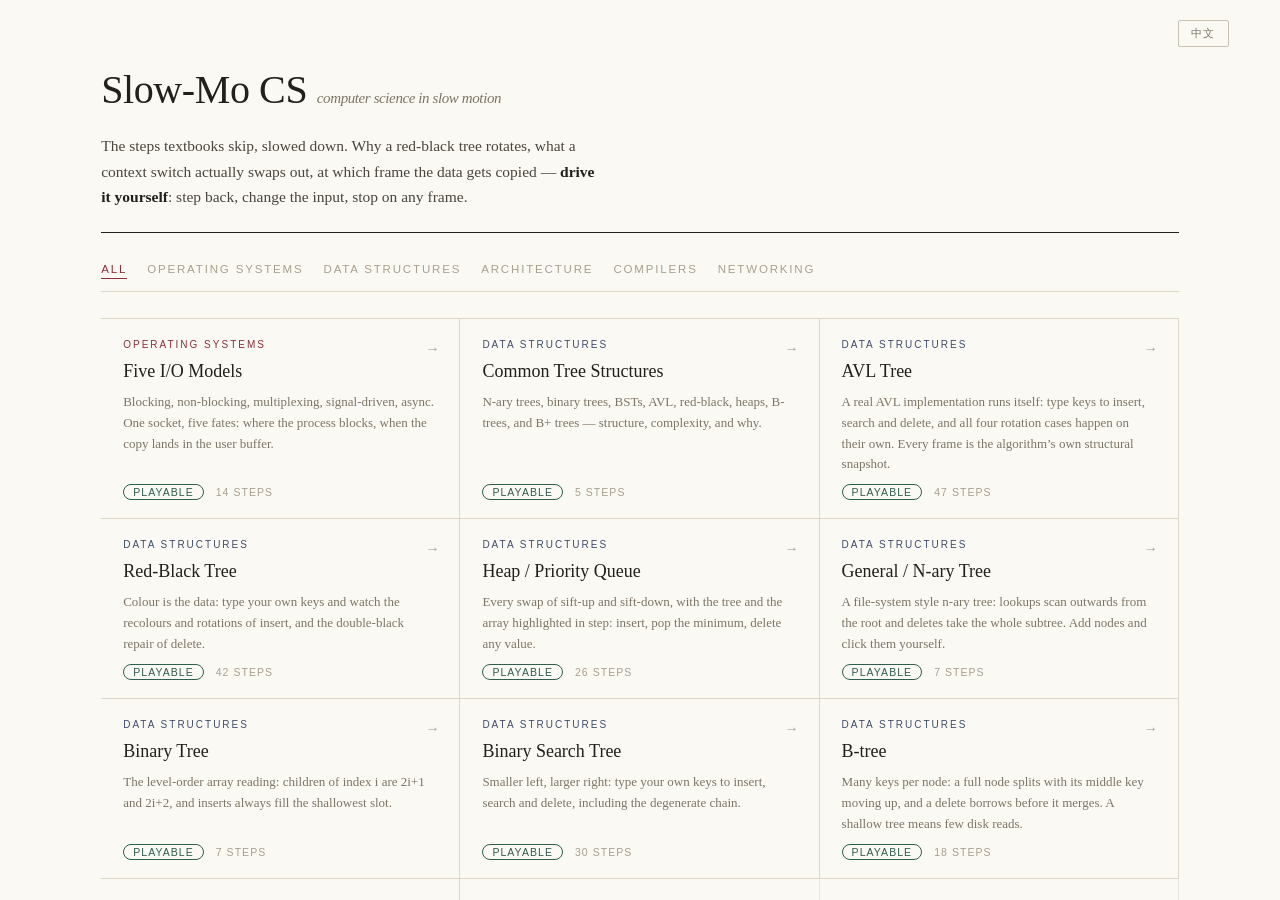
<file: index.html>
<!DOCTYPE html>
<html lang="zh-CN">
<head>
<meta charset="utf-8">
<meta name="viewport" content="width=device-width,initial-scale=1">
<title>Slow-Mo CS · 慢放 CS</title>
<link rel="stylesheet" href="./shared/classic.css">
</head>
<body>

<div class="topbar"><button id="langbtn" class="lang" title="switch language / 切换语言">EN</button></div>

<div class="gallery">
  <div class="ghead">
    <h1>Slow-Mo CS <small id="zhname"></small></h1>
    <p class="lead" id="lead"></p>
  </div>

  <div class="filters" id="filters"></div>
  <div class="grid" id="grid"></div>

  <p class="gnote" id="gnote"></p>
</div>

<script src="./shared/stepper.js"></script>
<script>
/* =====================================================================
 * 展厅大厅：列出所有主题，按领域筛选。
 * 加一个新主题 = 在 TOPICS 里加一条 + 写一个 topics/xxx.html
 * ===================================================================== */

const UI = {
  zh:{
    title:'Slow-Mo CS · 慢放 CS',
    short:'慢放',
    lead:'把课本上一笔带过的那几步放慢。红黑树为什么会旋转、线程切换到底换掉了什么、数据在哪一步被拷贝——<b>自己按下一步</b>，能回退、能改参数、能停在任意一帧。',
    all:'全部', live:'可以玩', planned:'计划中',
    areas:{ ds:'数据结构', os:'操作系统', arch:'组成原理', compiler:'编译原理', net:'网络' },
    note:'每个主题都是纯 HTML/CSS/JS，克隆下来打开 index.html 即可，没有构建、没有依赖、可离线。',
    steps:'步'
  },
  en:{
    title:'Slow-Mo CS',
    short:'computer science in slow motion',
    lead:'The steps textbooks skip, slowed down. Why a red-black tree rotates, what a context switch actually swaps out, at which frame the data gets copied — <b>drive it yourself</b>: step back, change the input, stop on any frame.',
    all:'All', live:'playable', planned:'planned',
    areas:{ ds:'Data structures', os:'Operating systems', arch:'Architecture', compiler:'Compilers', net:'Networking' },
    note:'Every topic is plain HTML/CSS/JS — clone the repo and open index.html. No build, no dependencies, works offline.',
    steps:'steps'
  }
};

const TOPICS = [
  { area:'os', ready:true, href:'os/io-models.html', steps:14,
    name:{ zh:'五种 I/O 模型', en:'Five I/O Models' },
    desc:{ zh:'阻塞、非阻塞、多路复用、信号驱动、异步。同一个 socket，五种命运：进程在哪一步被挂起，数据在哪一步被拷进用户缓冲区。',
           en:'Blocking, non-blocking, multiplexing, signal-driven, async. One socket, five fates: where the process blocks, when the copy lands in the user buffer.' } },

  { area:'ds', ready:true, href:'ds/trees.html', steps:5,
    name:{ zh:'常见树结构', en:'Common Tree Structures' },
    desc:{ zh:'多叉树、二叉树、BST、AVL、红黑树、堆、B 树、B+ 树：逐步看结构、复杂度与原因。', en:'N-ary trees, binary trees, BSTs, AVL, red-black, heaps, B-trees, and B+ trees — structure, complexity, and why.' } },
  { area:'ds', ready:true, href:'ds/avl.html', steps:47,
    name:{ zh:'AVL 树', en:'AVL Tree' },
    desc:{ zh:'真正的 AVL 实现自己跑一遍：输入键就能增删查，四种旋转都会自动发生。画面直接读算法的结构快照，不是画死的示意图。',
           en:'A real AVL implementation runs itself: type keys to insert, search and delete, and all four rotation cases happen on their own. Every frame is the algorithm\u2019s own structural snapshot.' } },
  { area:'ds', ready:true, href:'ds/rbt.html', steps:42,
    name:{ zh:'红黑树', en:'Red-Black Tree' },
    desc:{ zh:'颜色就是数据：自己输入键，插入的变色与旋转、删除的双黑修复，每一步都停给你看。', en:'Colour is the data: type your own keys and watch the recolours and rotations of insert, and the double-black repair of delete.' } },
  { area:'ds', ready:true, href:'ds/heap.html', steps:26,
    name:{ zh:'堆 / 优先队列', en:'Heap / Priority Queue' },
    desc:{ zh:'上浮与下沉的每一层交换，树和数组两份视图同步高亮；插入、弹出最小值、按值删除都能自己触发。', en:'Every swap of sift-up and sift-down, with the tree and the array highlighted in step: insert, pop the minimum, delete any value.' } },
  { area:'ds', ready:true, href:'ds/general.html', steps:7,
    name:{ zh:'普通树 / 多叉树', en:'General / N-ary Tree' },
    desc:{ zh:'文件系统式的多叉树：查找只能从根往外扫，删除整棵子树。可以自己加节点、点节点。', en:'A file-system style n-ary tree: lookups scan outwards from the root and deletes take the whole subtree. Add nodes and click them yourself.' } },
  { area:'ds', ready:true, href:'ds/binary.html', steps:7,
    name:{ zh:'二叉树', en:'Binary Tree' },
    desc:{ zh:'层序数组表示：下标 i 的孩子是 2i+1 与 2i+2，插入永远补最浅的空位。', en:'The level-order array reading: children of index i are 2i+1 and 2i+2, and inserts always fill the shallowest slot.' } },
  { area:'ds', ready:true, href:'ds/bst.html', steps:30,
    name:{ zh:'二叉搜索树（BST）', en:'Binary Search Tree' },
    desc:{ zh:'左小右大，自己输入键就能增删查；退化成一条链的样子也演给你看。', en:'Smaller left, larger right: type your own keys to insert, search and delete, including the degenerate chain.' } },
  { area:'ds', ready:true, href:'ds/btree.html', steps:18,
    name:{ zh:'B 树', en:'B-tree' },
    desc:{ zh:'一个节点装多个键：插入时满节点劈成两半、中间键升上去，删除先借后合。层数矮，磁盘读得少。', en:'Many keys per node: a full node splits with its middle key moving up, and a delete borrows before it merges. A shallow tree means few disk reads.' } },
  { area:'ds', ready:true, href:'ds/bplus.html', steps:20,
    name:{ zh:'B+ 树', en:'B+ tree' },
    desc:{ zh:'内部节点只存分隔键，记录全在叶子、叶子连成一条链；叶子分裂时中间键是复制上去的。', en:'Internal nodes hold separators only, records live in linked leaves, and a leaf split copies its middle key up instead of moving it.' } },
  { area:'ds', name:{ zh:'哈希表冲突', en:'Hash Table Collisions' },
    desc:{ zh:'拉链法、开放寻址、再哈希，看着负载因子把表撑爆。', en:'Chaining, open addressing, rehashing — watch the load factor blow the table up.' } },

  { area:'os', name:{ zh:'线程与上下文切换', en:'Threads & Context Switch' },
    desc:{ zh:'寄存器、栈指针、PCB 逐个换过去，顺便看看它到底有多贵。', en:'Registers, stack pointer, PCB swapped out one by one — and what it costs.' } },
  { area:'os', name:{ zh:'CPU 调度', en:'CPU Scheduling' },
    desc:{ zh:'改时间片和优先级，甘特图跟着重画，FCFS / SJF / RR / 多级反馈。', en:'Change the quantum and priorities; the Gantt chart redraws: FCFS, SJF, RR, MLFQ.' } },
  { area:'os', name:{ zh:'页面置换', en:'Page Replacement' },
    desc:{ zh:'给你自己的引用串，跑 FIFO / LRU / Clock，数缺页中断。', en:'Feed in your own reference string; run FIFO, LRU, Clock and count the faults.' } },
  { area:'os', name:{ zh:'死锁与银行家算法', en:'Deadlock & Banker’s Algorithm' },
    desc:{ zh:'拖动资源分配图，看环路什么时候出现，安全序列怎么找。', en:'Drag the allocation graph, spot the cycle, find a safe sequence.' } },

  { area:'arch', name:{ zh:'缓存与局部性', en:'Cache & Locality' },
    desc:{ zh:'一次遍历，看命中率随步长、容量、相联度怎么变。', en:'One loop: watch the hit rate move with stride, size and associativity.' } },
  { area:'arch', name:{ zh:'流水线冒险', en:'Pipeline Hazards' },
    desc:{ zh:'逐周期推进，看一条 load 怎么把后面的指令全卡住，以及转发救回几拍。', en:'Cycle by cycle: how one load stalls everything behind it, and what forwarding saves.' } },

  { area:'compiler', name:{ zh:'词法与语法分析', en:'Lexer & Parser' },
    desc:{ zh:'一句话进去，token 流和一个语法树逐步长出来。', en:'A sentence goes in; a token stream and a parse tree grow out.' } },

  { area:'net', name:{ zh:'TCP 握手与拥塞控制', en:'TCP Handshake & Congestion Control' },
    desc:{ zh:'三次握手、四次挥手，加一个能拖的拥塞窗口曲线。', en:'The three-way handshake, the four-way close, and a congestion window you can drag.' } }
];

const I18N = SlowMo.i18n(null, 'slowmo-lang');
const t = x => I18N.t(x);
const el = id => document.getElementById(id);
let filter = 'all';

function applyUI(){
  const u = UI[I18N.lang];
  document.documentElement.lang = (I18N.lang === 'zh') ? 'zh-CN' : 'en';
  document.title = u.title;
  el('langbtn').textContent = (I18N.lang === 'zh') ? 'EN' : '中文';
  el('zhname').textContent = u.short;
  el('lead').innerHTML = u.lead;
  el('gnote').textContent = u.note;
}

function renderFilters(){
  const u = UI[I18N.lang];
  const box = el('filters'); box.innerHTML = '';
  const areas = ['all'].concat(TOPICS.map(x => x.area).filter((v,i,a) => a.indexOf(v) === i));
  areas.forEach(a => {
    const b = document.createElement('button');
    b.className = 'filter' + (a === filter ? ' on' : '');
    b.textContent = (a === 'all') ? u.all : u.areas[a];
    b.onclick = () => { filter = a; render(); };
    box.appendChild(b);
  });
}

function renderGrid(){
  const u = UI[I18N.lang];
  const box = el('grid'); box.innerHTML = '';
  TOPICS.filter(x => filter === 'all' || x.area === filter).forEach(x => {
    const node = document.createElement(x.ready ? 'a' : 'div');
    node.className = 'tile ' + (x.ready ? 'ready' : 'planned');
    node.dataset.area = x.area;
    if (x.ready) node.href = x.href;

    const area = document.createElement('span');
    area.className = 'area';
    area.textContent = u.areas[x.area];

    const tt = document.createElement('div');
    tt.className = 'tt';
    tt.textContent = t(x.name);

    const td = document.createElement('div');
    td.className = 'td';
    td.textContent = t(x.desc);

    const meta = document.createElement('div');
    meta.className = 'tmeta';
    const pill = document.createElement('span');
    pill.className = 'pill' + (x.ready ? ' live' : '');
    pill.textContent = x.ready ? u.live : u.planned;
    meta.appendChild(pill);
    if (x.steps){
      const s = document.createElement('span');
      s.textContent = x.steps + ' ' + u.steps;
      meta.appendChild(s);
    }

    node.append(area, tt, td, meta);
    box.appendChild(node);
  });
}

function render(){ applyUI(); renderFilters(); renderGrid(); }

el('langbtn').onclick = () => { I18N.toggle(); render(); };
render();
</script>
</body>
</html>
</file>
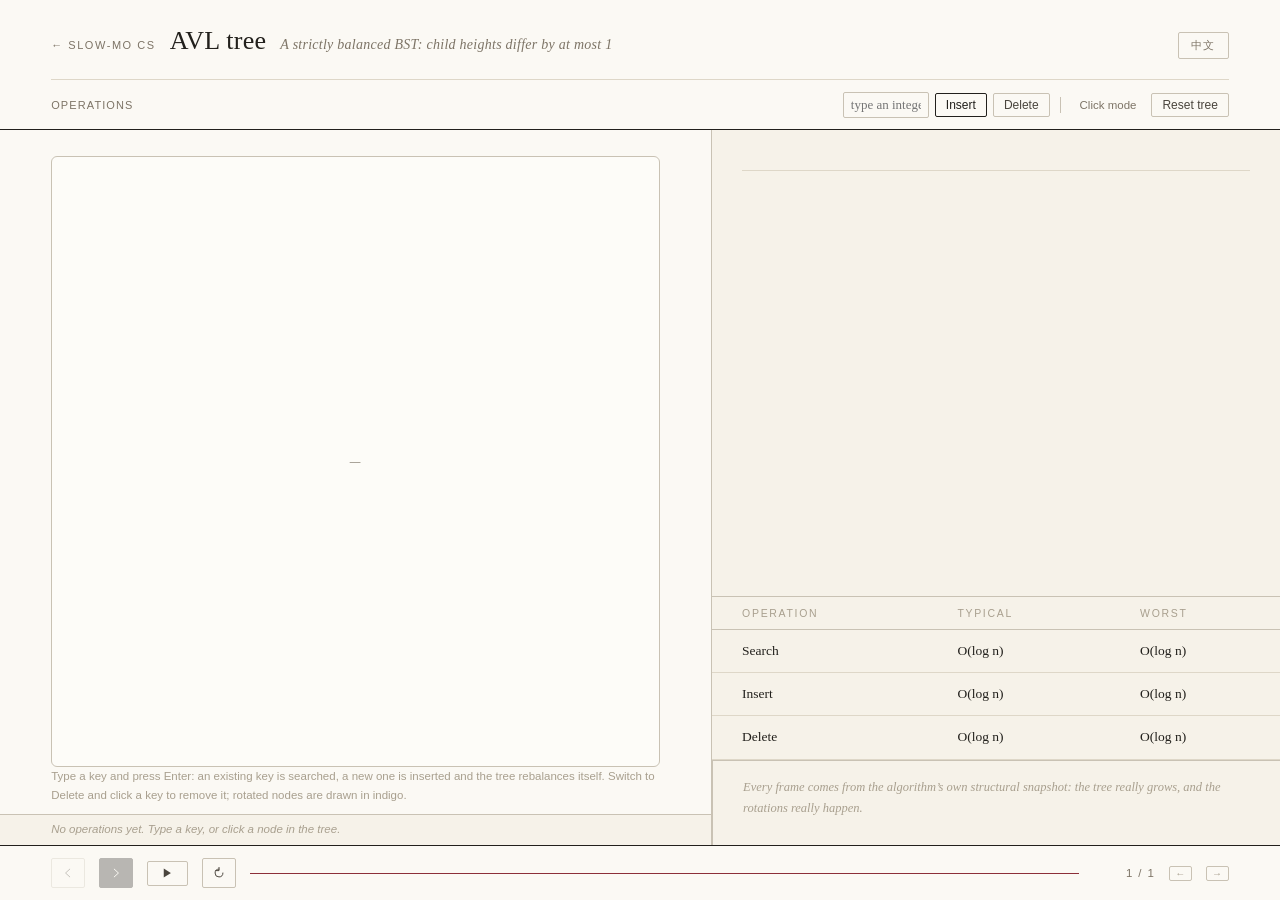
<file: ds/avl.html>
<!DOCTYPE html>
<html lang="zh-CN">
<head>
<meta charset="utf-8">
<meta name="viewport" content="width=device-width,initial-scale=1">
<title>AVL 树 · 单步理解</title>
<link rel="stylesheet" href="../shared/classic.css">
<link rel="stylesheet" href="../shared/treeview.css">
<link rel="stylesheet" href="../shared/tree-page.css">
<style>
/* 本页自己的样式（左右栏比例等）。配色与零件全部来自 shared/classic.css。 */
  /* 树里要显示高度与平衡因子，节点比别的页宽一点 */
  .wrap{grid-template-columns:minmax(460px,1.25fr) minmax(360px,1fr)}
</style>
</head>
<body>

<header>
  <h1>
    <a class="back" href="../index.html">← Slow-Mo CS</a>
    <span id="title"></span><small id="tagline"></small>
    <button id="lang" class="lang">EN</button>
  </h1>
  <div class="opbar">
    <div id="opMeta" class="op-meta"></div>
    <div class="op-box" id="opBox"></div>
  </div>
</header>

<div class="wrap">
  <main class="left">
    <div class="array-wrap" id="arrayWrap" hidden></div>
    <div class="stage" id="stage"></div>
    <p class="hint" id="hint"></p>
    <div class="timeline" id="timeline"></div>
  </main>

  <aside class="right">
    <div class="scene">
      <div class="tagline" id="eyebrow"></div>
      <h2 id="sceneTitle"></h2>
      <p class="act" id="sceneAct"></p>
      <p id="sceneText"></p>
      <div class="metrics" id="metrics"></div>
    </div>
    <table class="cx" id="cx"></table>
    <p class="note" id="note"></p>
  </aside>
</div>

<footer>
  <button class="ctl" id="prev" title="上一步 / previous" aria-label="上一步">
    <svg viewBox="0 0 20 20" aria-hidden="true"><path d="M12.5 4.5 6.5 10l6 5.5"/></svg>
  </button>
  <button class="ctl primary" id="next" title="下一步 / next" aria-label="下一步">
    <svg viewBox="0 0 20 20" aria-hidden="true"><path d="M7.5 4.5 13.5 10l-6 5.5"/></svg>
  </button>
  <button class="ctl" id="play" title="自动播放 / play" aria-label="自动播放"></button>
  <button class="ctl" id="reset" title="重置 / reset" aria-label="重置">
    <svg viewBox="0 0 20 20" aria-hidden="true"><path d="M10 4.4a5.6 5.6 0 1 0 5.6 5.6"/><path d="M10 2v4.6H5.4"/></svg>
  </button>
  <div class="bar"><i id="prog"></i></div>
  <span class="counter" id="counter"></span>
  <span class="kbd">←</span><span class="kbd">→</span>
</footer>

<script src="../shared/stepper.js"></script>
<script src="../shared/trace.js"></script>
<script src="../shared/tree-session.js"></script>
<script src="../shared/steps.js"></script>
<script src="../shared/frames.js"></script>
<script src="../shared/algo-ui.js"></script>
<script src="../shared/treeview.js"></script>
<script src="../shared/tree-state.js"></script>
<script src="../shared/session-ui.js"></script>
<script src="../shared/tree-page.js"></script>
<script src="./avl.js"></script>
<script src="./avl.page.js"></script>
<script>SlowMoTreePage.start(window.__TREE_PAGE__);</script>
</body>
</html>
</file>
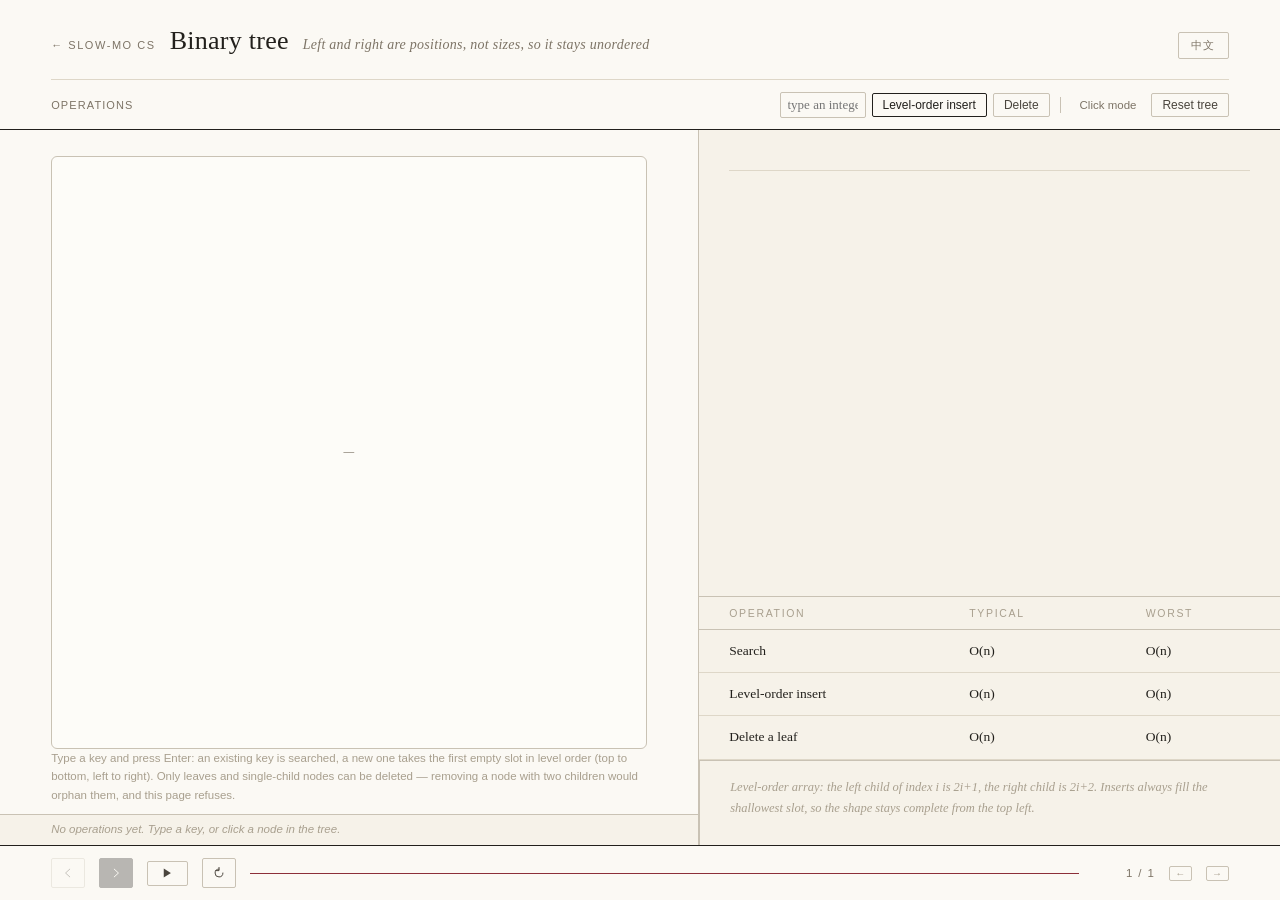
<file: ds/binary.html>
<!DOCTYPE html>
<html lang="zh-CN">
<head>
<meta charset="utf-8">
<meta name="viewport" content="width=device-width,initial-scale=1">
<title>二叉树 · 单步理解</title>
<link rel="stylesheet" href="../shared/classic.css">
<link rel="stylesheet" href="../shared/treeview.css">
<link rel="stylesheet" href="../shared/tree-page.css">
<style>
/* 本页自己的样式（左右栏比例等）。配色与零件全部来自 shared/classic.css。 */
  /* 层序数组的树比较紧凑 */
  .wrap{grid-template-columns:minmax(440px,1.2fr) minmax(360px,1fr)}
</style>
</head>
<body>

<header>
  <h1>
    <a class="back" href="../index.html">← Slow-Mo CS</a>
    <span id="title"></span><small id="tagline"></small>
    <button id="lang" class="lang">EN</button>
  </h1>
  <div class="opbar">
    <div id="opMeta" class="op-meta"></div>
    <div class="op-box" id="opBox"></div>
  </div>
</header>

<div class="wrap">
  <main class="left">
    <div class="array-wrap" id="arrayWrap" hidden></div>
    <div class="stage" id="stage"></div>
    <p class="hint" id="hint"></p>
    <div class="timeline" id="timeline"></div>
  </main>

  <aside class="right">
    <div class="scene">
      <div class="tagline" id="eyebrow"></div>
      <h2 id="sceneTitle"></h2>
      <p class="act" id="sceneAct"></p>
      <p id="sceneText"></p>
      <div class="metrics" id="metrics"></div>
    </div>
    <table class="cx" id="cx"></table>
    <p class="note" id="note"></p>
  </aside>
</div>

<footer>
  <button class="ctl" id="prev" title="上一步 / previous" aria-label="上一步">
    <svg viewBox="0 0 20 20" aria-hidden="true"><path d="M12.5 4.5 6.5 10l6 5.5"/></svg>
  </button>
  <button class="ctl primary" id="next" title="下一步 / next" aria-label="下一步">
    <svg viewBox="0 0 20 20" aria-hidden="true"><path d="M7.5 4.5 13.5 10l-6 5.5"/></svg>
  </button>
  <button class="ctl" id="play" title="自动播放 / play" aria-label="自动播放"></button>
  <button class="ctl" id="reset" title="重置 / reset" aria-label="重置">
    <svg viewBox="0 0 20 20" aria-hidden="true"><path d="M10 4.4a5.6 5.6 0 1 0 5.6 5.6"/><path d="M10 2v4.6H5.4"/></svg>
  </button>
  <div class="bar"><i id="prog"></i></div>
  <span class="counter" id="counter"></span>
  <span class="kbd">←</span><span class="kbd">→</span>
</footer>

<script src="../shared/stepper.js"></script>
<script src="../shared/trace.js"></script>
<script src="../shared/tree-session.js"></script>
<script src="../shared/steps.js"></script>
<script src="../shared/frames.js"></script>
<script src="../shared/algo-ui.js"></script>
<script src="../shared/treeview.js"></script>
<script src="../shared/tree-state.js"></script>
<script src="../shared/session-ui.js"></script>
<script src="../shared/tree-page.js"></script>
<script src="./binary.js"></script>
<script src="./binary.page.js"></script>
<script>SlowMoTreePage.start(window.__TREE_PAGE__);</script>
</body>
</html>
</file>
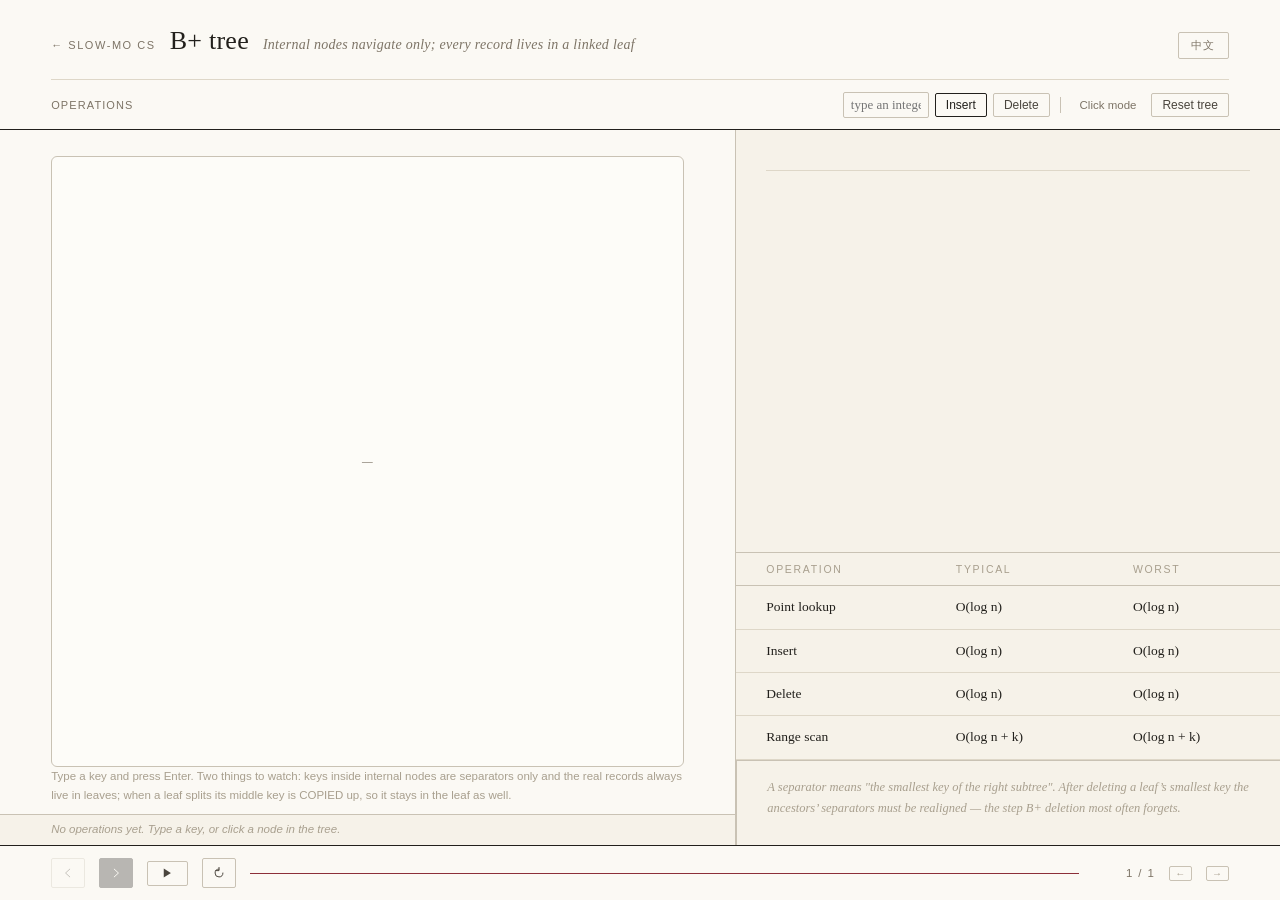
<file: ds/bplus.html>
<!DOCTYPE html>
<html lang="zh-CN">
<head>
<meta charset="utf-8">
<meta name="viewport" content="width=device-width,initial-scale=1">
<title>B+ 树 · 单步理解</title>
<link rel="stylesheet" href="../shared/classic.css">
<link rel="stylesheet" href="../shared/treeview.css">
<link rel="stylesheet" href="../shared/tree-page.css">
<style>
/* 本页自己的样式（左右栏比例等）。配色与零件全部来自 shared/classic.css。 */
  /* 一个节点里要横排多个键，节点比二叉的宽 */
  .wrap{grid-template-columns:minmax(500px,1.35fr) minmax(360px,1fr)}
</style>
</head>
<body>

<header>
  <h1>
    <a class="back" href="../index.html">← Slow-Mo CS</a>
    <span id="title"></span><small id="tagline"></small>
    <button id="lang" class="lang">EN</button>
  </h1>
  <div class="opbar">
    <div id="opMeta" class="op-meta"></div>
    <div class="op-box" id="opBox"></div>
  </div>
</header>

<div class="wrap">
  <main class="left">
    <div class="array-wrap" id="arrayWrap" hidden></div>
    <div class="stage" id="stage"></div>
    <p class="hint" id="hint"></p>
    <div class="timeline" id="timeline"></div>
  </main>

  <aside class="right">
    <div class="scene">
      <div class="tagline" id="eyebrow"></div>
      <h2 id="sceneTitle"></h2>
      <p class="act" id="sceneAct"></p>
      <p id="sceneText"></p>
      <div class="metrics" id="metrics"></div>
    </div>
    <table class="cx" id="cx"></table>
    <p class="note" id="note"></p>
  </aside>
</div>

<footer>
  <button class="ctl" id="prev" title="上一步 / previous" aria-label="上一步">
    <svg viewBox="0 0 20 20" aria-hidden="true"><path d="M12.5 4.5 6.5 10l6 5.5"/></svg>
  </button>
  <button class="ctl primary" id="next" title="下一步 / next" aria-label="下一步">
    <svg viewBox="0 0 20 20" aria-hidden="true"><path d="M7.5 4.5 13.5 10l-6 5.5"/></svg>
  </button>
  <button class="ctl" id="play" title="自动播放 / play" aria-label="自动播放"></button>
  <button class="ctl" id="reset" title="重置 / reset" aria-label="重置">
    <svg viewBox="0 0 20 20" aria-hidden="true"><path d="M10 4.4a5.6 5.6 0 1 0 5.6 5.6"/><path d="M10 2v4.6H5.4"/></svg>
  </button>
  <div class="bar"><i id="prog"></i></div>
  <span class="counter" id="counter"></span>
  <span class="kbd">←</span><span class="kbd">→</span>
</footer>

<script src="../shared/stepper.js"></script>
<script src="../shared/trace.js"></script>
<script src="../shared/tree-session.js"></script>
<script src="../shared/steps.js"></script>
<script src="../shared/frames.js"></script>
<script src="../shared/algo-ui.js"></script>
<script src="../shared/treeview.js"></script>
<script src="../shared/tree-state.js"></script>
<script src="../shared/session-ui.js"></script>
<script src="../shared/tree-page.js"></script>
<script src="./btree.js"></script>
<script src="./bplus.page.js"></script>
<script>SlowMoTreePage.start(window.__TREE_PAGE__);</script>
</body>
</html>
</file>
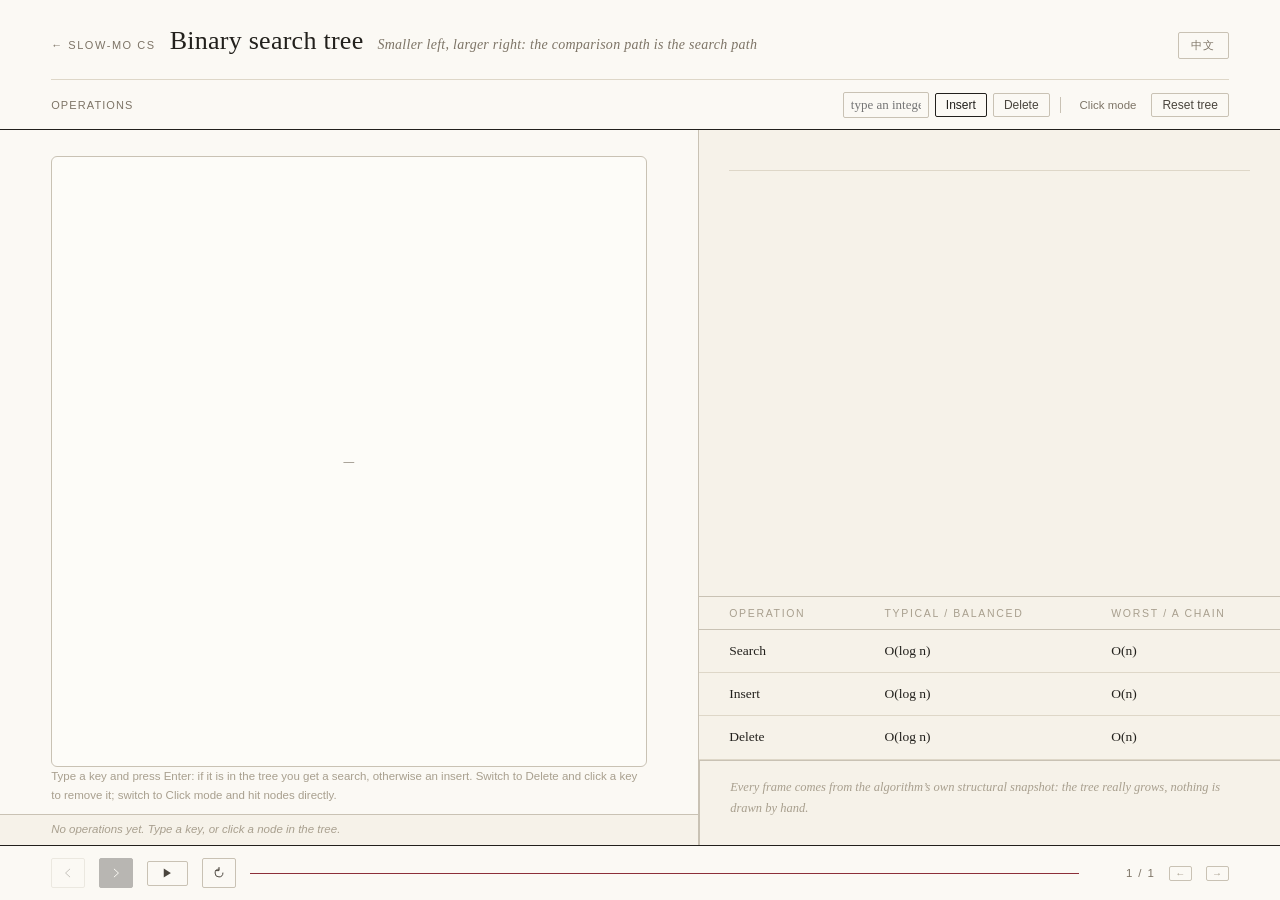
<file: ds/bst.html>
<!DOCTYPE html>
<html lang="zh-CN">
<head>
<meta charset="utf-8">
<meta name="viewport" content="width=device-width,initial-scale=1">
<title>二叉搜索树 · 单步理解</title>
<link rel="stylesheet" href="../shared/classic.css">
<link rel="stylesheet" href="../shared/treeview.css">
<link rel="stylesheet" href="../shared/tree-page.css">
<style>
/* 本页自己的样式（左右栏比例等）。配色与零件全部来自 shared/classic.css。 */
  /* 这一页是普通 BST，没有额外的东西要画 */
</style>
</head>
<body>

<header>
  <h1>
    <a class="back" href="../index.html">← Slow-Mo CS</a>
    <span id="title"></span><small id="tagline"></small>
    <button id="lang" class="lang">EN</button>
  </h1>
  <div class="opbar">
    <div id="opMeta" class="op-meta"></div>
    <div class="op-box" id="opBox"></div>
  </div>
</header>

<div class="wrap">
  <main class="left">
    <div class="array-wrap" id="arrayWrap" hidden></div>
    <div class="stage" id="stage"></div>
    <p class="hint" id="hint"></p>
    <div class="timeline" id="timeline"></div>
  </main>

  <aside class="right">
    <div class="scene">
      <div class="tagline" id="eyebrow"></div>
      <h2 id="sceneTitle"></h2>
      <p class="act" id="sceneAct"></p>
      <p id="sceneText"></p>
      <div class="metrics" id="metrics"></div>
    </div>
    <table class="cx" id="cx"></table>
    <p class="note" id="note"></p>
  </aside>
</div>

<footer>
  <button class="ctl" id="prev" title="上一步 / previous" aria-label="上一步">
    <svg viewBox="0 0 20 20" aria-hidden="true"><path d="M12.5 4.5 6.5 10l6 5.5"/></svg>
  </button>
  <button class="ctl primary" id="next" title="下一步 / next" aria-label="下一步">
    <svg viewBox="0 0 20 20" aria-hidden="true"><path d="M7.5 4.5 13.5 10l-6 5.5"/></svg>
  </button>
  <button class="ctl" id="play" title="自动播放 / play" aria-label="自动播放"></button>
  <button class="ctl" id="reset" title="重置 / reset" aria-label="重置">
    <svg viewBox="0 0 20 20" aria-hidden="true"><path d="M10 4.4a5.6 5.6 0 1 0 5.6 5.6"/><path d="M10 2v4.6H5.4"/></svg>
  </button>
  <div class="bar"><i id="prog"></i></div>
  <span class="counter" id="counter"></span>
  <span class="kbd">←</span><span class="kbd">→</span>
</footer>

<script src="../shared/stepper.js"></script>
<script src="../shared/trace.js"></script>
<script src="../shared/tree-session.js"></script>
<script src="../shared/steps.js"></script>
<script src="../shared/frames.js"></script>
<script src="../shared/algo-ui.js"></script>
<script src="../shared/treeview.js"></script>
<script src="../shared/tree-state.js"></script>
<script src="../shared/session-ui.js"></script>
<script src="../shared/tree-page.js"></script>
<script src="./bst.js"></script>
<script src="./bst.page.js"></script>
<script>SlowMoTreePage.start(window.__TREE_PAGE__);</script>
</body>
</html>
</file>
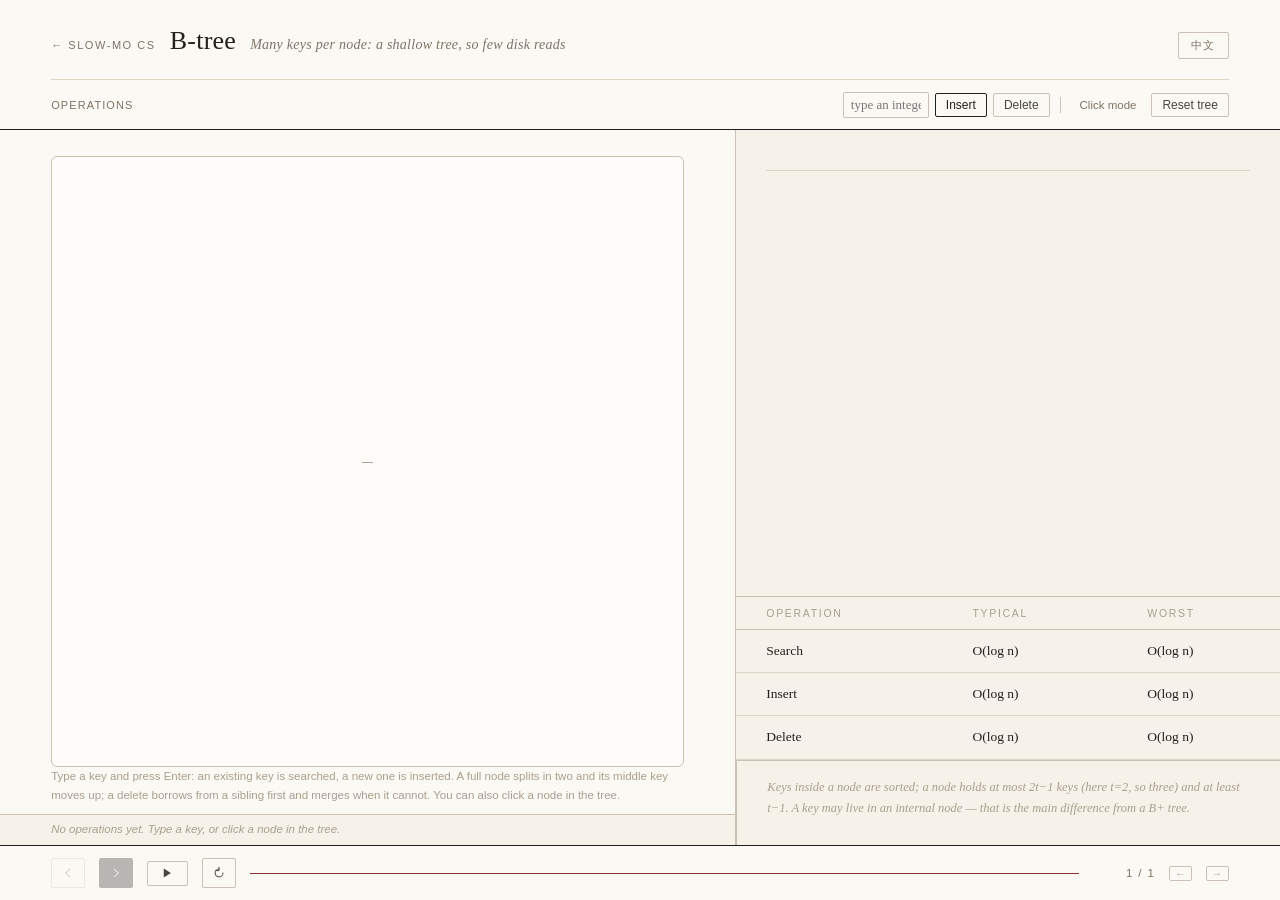
<file: ds/btree.html>
<!DOCTYPE html>
<html lang="zh-CN">
<head>
<meta charset="utf-8">
<meta name="viewport" content="width=device-width,initial-scale=1">
<title>B 树 · 单步理解</title>
<link rel="stylesheet" href="../shared/classic.css">
<link rel="stylesheet" href="../shared/treeview.css">
<link rel="stylesheet" href="../shared/tree-page.css">
<style>
/* 本页自己的样式（左右栏比例等）。配色与零件全部来自 shared/classic.css。 */
  /* 一个节点里要横排多个键，节点比二叉的宽 */
  .wrap{grid-template-columns:minmax(500px,1.35fr) minmax(360px,1fr)}
</style>
</head>
<body>

<header>
  <h1>
    <a class="back" href="../index.html">← Slow-Mo CS</a>
    <span id="title"></span><small id="tagline"></small>
    <button id="lang" class="lang">EN</button>
  </h1>
  <div class="opbar">
    <div id="opMeta" class="op-meta"></div>
    <div class="op-box" id="opBox"></div>
  </div>
</header>

<div class="wrap">
  <main class="left">
    <div class="array-wrap" id="arrayWrap" hidden></div>
    <div class="stage" id="stage"></div>
    <p class="hint" id="hint"></p>
    <div class="timeline" id="timeline"></div>
  </main>

  <aside class="right">
    <div class="scene">
      <div class="tagline" id="eyebrow"></div>
      <h2 id="sceneTitle"></h2>
      <p class="act" id="sceneAct"></p>
      <p id="sceneText"></p>
      <div class="metrics" id="metrics"></div>
    </div>
    <table class="cx" id="cx"></table>
    <p class="note" id="note"></p>
  </aside>
</div>

<footer>
  <button class="ctl" id="prev" title="上一步 / previous" aria-label="上一步">
    <svg viewBox="0 0 20 20" aria-hidden="true"><path d="M12.5 4.5 6.5 10l6 5.5"/></svg>
  </button>
  <button class="ctl primary" id="next" title="下一步 / next" aria-label="下一步">
    <svg viewBox="0 0 20 20" aria-hidden="true"><path d="M7.5 4.5 13.5 10l-6 5.5"/></svg>
  </button>
  <button class="ctl" id="play" title="自动播放 / play" aria-label="自动播放"></button>
  <button class="ctl" id="reset" title="重置 / reset" aria-label="重置">
    <svg viewBox="0 0 20 20" aria-hidden="true"><path d="M10 4.4a5.6 5.6 0 1 0 5.6 5.6"/><path d="M10 2v4.6H5.4"/></svg>
  </button>
  <div class="bar"><i id="prog"></i></div>
  <span class="counter" id="counter"></span>
  <span class="kbd">←</span><span class="kbd">→</span>
</footer>

<script src="../shared/stepper.js"></script>
<script src="../shared/trace.js"></script>
<script src="../shared/tree-session.js"></script>
<script src="../shared/steps.js"></script>
<script src="../shared/frames.js"></script>
<script src="../shared/algo-ui.js"></script>
<script src="../shared/treeview.js"></script>
<script src="../shared/tree-state.js"></script>
<script src="../shared/session-ui.js"></script>
<script src="../shared/tree-page.js"></script>
<script src="./btree.js"></script>
<script src="./btree.page.js"></script>
<script>SlowMoTreePage.start(window.__TREE_PAGE__);</script>
</body>
</html>
</file>
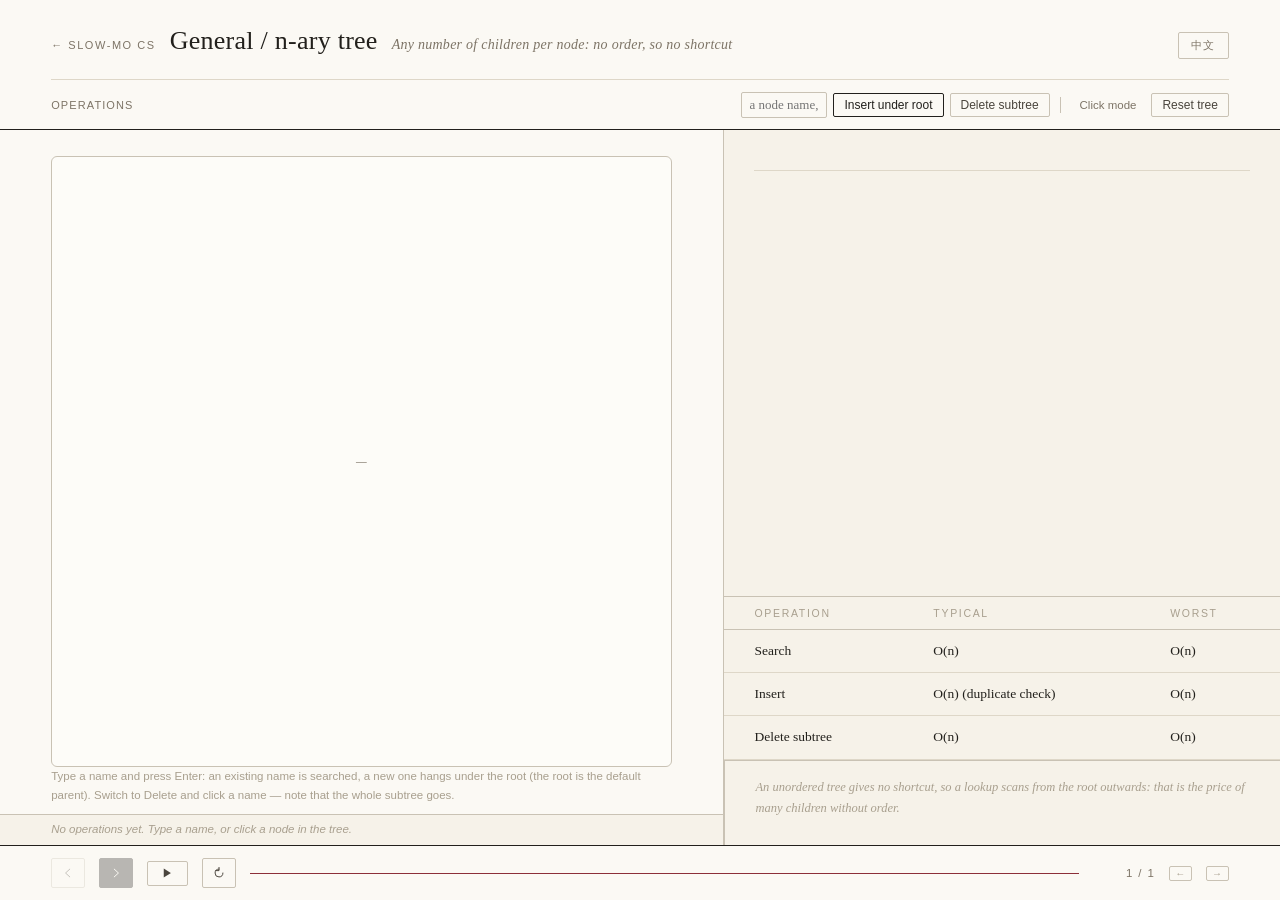
<file: ds/general.html>
<!DOCTYPE html>
<html lang="zh-CN">
<head>
<meta charset="utf-8">
<meta name="viewport" content="width=device-width,initial-scale=1">
<title>普通树 / 多叉树 · 单步理解</title>
<link rel="stylesheet" href="../shared/classic.css">
<link rel="stylesheet" href="../shared/treeview.css">
<link rel="stylesheet" href="../shared/tree-page.css">
<style>
/* 本页自己的样式（左右栏比例等）。配色与零件全部来自 shared/classic.css。 */
  /* 多叉树比较宽，画布给多一点 */
  .wrap{grid-template-columns:minmax(460px,1.3fr) minmax(360px,1fr)}
</style>
</head>
<body>

<header>
  <h1>
    <a class="back" href="../index.html">← Slow-Mo CS</a>
    <span id="title"></span><small id="tagline"></small>
    <button id="lang" class="lang">EN</button>
  </h1>
  <div class="opbar">
    <div id="opMeta" class="op-meta"></div>
    <div class="op-box" id="opBox"></div>
  </div>
</header>

<div class="wrap">
  <main class="left">
    <div class="array-wrap" id="arrayWrap" hidden></div>
    <div class="stage" id="stage"></div>
    <p class="hint" id="hint"></p>
    <div class="timeline" id="timeline"></div>
  </main>

  <aside class="right">
    <div class="scene">
      <div class="tagline" id="eyebrow"></div>
      <h2 id="sceneTitle"></h2>
      <p class="act" id="sceneAct"></p>
      <p id="sceneText"></p>
      <div class="metrics" id="metrics"></div>
    </div>
    <table class="cx" id="cx"></table>
    <p class="note" id="note"></p>
  </aside>
</div>

<footer>
  <button class="ctl" id="prev" title="上一步 / previous" aria-label="上一步">
    <svg viewBox="0 0 20 20" aria-hidden="true"><path d="M12.5 4.5 6.5 10l6 5.5"/></svg>
  </button>
  <button class="ctl primary" id="next" title="下一步 / next" aria-label="下一步">
    <svg viewBox="0 0 20 20" aria-hidden="true"><path d="M7.5 4.5 13.5 10l-6 5.5"/></svg>
  </button>
  <button class="ctl" id="play" title="自动播放 / play" aria-label="自动播放"></button>
  <button class="ctl" id="reset" title="重置 / reset" aria-label="重置">
    <svg viewBox="0 0 20 20" aria-hidden="true"><path d="M10 4.4a5.6 5.6 0 1 0 5.6 5.6"/><path d="M10 2v4.6H5.4"/></svg>
  </button>
  <div class="bar"><i id="prog"></i></div>
  <span class="counter" id="counter"></span>
  <span class="kbd">←</span><span class="kbd">→</span>
</footer>

<script src="../shared/stepper.js"></script>
<script src="../shared/trace.js"></script>
<script src="../shared/tree-session.js"></script>
<script src="../shared/steps.js"></script>
<script src="../shared/frames.js"></script>
<script src="../shared/algo-ui.js"></script>
<script src="../shared/treeview.js"></script>
<script src="../shared/tree-state.js"></script>
<script src="../shared/session-ui.js"></script>
<script src="../shared/tree-page.js"></script>
<script src="./general.js"></script>
<script src="./general.page.js"></script>
<script>SlowMoTreePage.start(window.__TREE_PAGE__);</script>
</body>
</html>
</file>
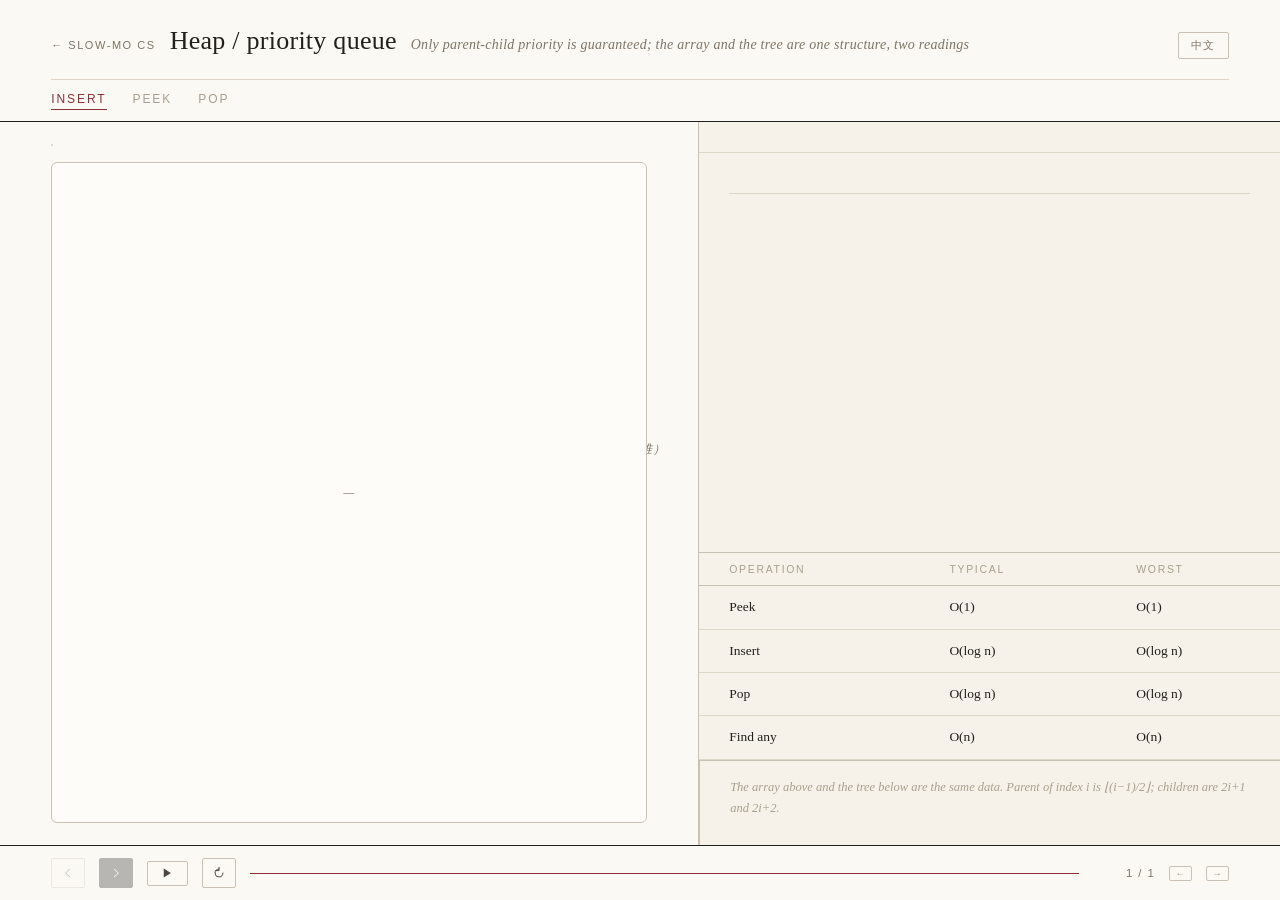
<file: ds/heap.html>
<!DOCTYPE html>
<html lang="zh-CN">
<head>
<meta charset="utf-8">
<meta name="viewport" content="width=device-width,initial-scale=1">
<title>堆 / 优先队列 · 单步理解</title>
<link rel="stylesheet" href="../shared/classic.css">
<link rel="stylesheet" href="../shared/treeview.css">
<style>
  /* 本页布局：左边画布、右边解说。配色与零件来自 shared/classic.css。 */
  .wrap{
    flex:1;display:grid;grid-template-columns:minmax(420px,1.2fr) minmax(360px,1fr);
    grid-template-rows:minmax(0,1fr);min-height:0;overflow:hidden;
  }
  .left{padding:22px clamp(18px,4vw,54px);display:flex;flex-direction:column;gap:14px;min-width:0;min-height:0}
  .array-wrap{flex:none;overflow:auto;padding-bottom:2px}
  /* 这一页上面要放数组条，画布就别占满整屏 */
  .stage{height:clamp(280px,42vh,440px)}
  .right{
    border-left:1px solid var(--rule);background:var(--paper-2);
    display:flex;flex-direction:column;min-width:0;overflow:auto;
  }
  .chips{
    display:flex;gap:2px;flex-wrap:wrap;padding:16px clamp(18px,3vw,30px) 14px;
    border-bottom:1px solid var(--rule-soft);max-height:132px;overflow:auto;
  }
  .step{
    background:none;border:0;cursor:pointer;padding:3px 6px;
    font:400 12px var(--sans);color:var(--faint);
    border-bottom:1px solid transparent;transition:.15s;
  }
  .step:hover{color:var(--ink)}
  .step.done{color:var(--muted)}
  .step.on{color:var(--accent);border-bottom-color:var(--accent)}
  .scene{padding:22px clamp(18px,3vw,30px) 24px}
  .scene h2{margin:0;font-weight:400;font-size:27px;line-height:1.25;letter-spacing:-.005em}
  .act{margin:12px 0 0;font-size:15.5px;line-height:1.7;color:var(--ink-2);
    padding-left:14px;border-left:2px solid var(--rule)}
  #sceneText{margin:12px 0 0;font-size:14px;color:var(--muted);font-style:italic}
  #sceneText b{color:var(--danger);font-style:normal;font-weight:600}
  .metrics{display:flex;gap:18px;flex-wrap:wrap;margin-top:18px;
    border-top:1px solid var(--rule-soft);padding-top:12px}
  .metric{font:400 11px var(--sans);letter-spacing:.1em;text-transform:uppercase;color:var(--muted)}
  .metric::before{content:"";display:inline-block;width:4px;height:4px;border-radius:50%;
    background:var(--rule);margin-right:7px;vertical-align:2px}
  .metric.warn{color:var(--danger)}
  .metric.warn::before{background:var(--danger)}
  table.cx{margin-top:auto;border-top:1px solid var(--rule)}
  .note{margin:0;padding:16px clamp(18px,3vw,30px) 26px;font-size:12.5px;font-style:italic;
    color:var(--faint);line-height:1.7;border-top:1px solid var(--rule)}
  .tagline{font:400 10.5px var(--sans);letter-spacing:.2em;text-transform:uppercase;
    color:var(--faint);margin-bottom:10px}
  @media(max-width:1000px){
    .wrap{grid-template-columns:1fr;grid-template-rows:auto auto;overflow:auto}
    .right{border-left:0;border-top:1px solid var(--rule)}
    .left{min-height:360px}
  }
</style>
</head>
<body>

<header>
  <h1>
    <a class="back" href="../index.html">← Slow-Mo CS</a>
    <span id="title"></span><small id="tagline"></small>
    <button id="lang" class="lang">EN</button>
  </h1>
  <div class="opbar">
    <div id="optabs"></div>
    <div class="target" id="target" hidden></div>
    <div style="margin-left:auto;display:flex;gap:6px" id="opsteps"></div>
  </div>
</header>

<div class="wrap">
  <main class="left">
    <div class="array-wrap" id="arrayWrap"></div>
    <div class="stage" id="stage"></div>
  </main>

  <aside class="right">
    <div class="chips" id="chips"></div>
    <div class="scene">
      <div class="tagline" id="eyebrow"></div>
      <h2 id="sceneTitle"></h2>
      <p class="act" id="sceneAct"></p>
      <p id="sceneText"></p>
      <div class="metrics" id="metrics"></div>
    </div>
    <table class="cx" id="cx"></table>
    <p class="note" id="note"></p>
  </aside>
</div>

<footer>
  <button class="ctl" id="prev" title="上一步 / previous" aria-label="上一步">
    <svg viewBox="0 0 20 20" aria-hidden="true"><path d="M12.5 4.5 6.5 10l6 5.5"/></svg>
  </button>
  <button class="ctl primary" id="next" title="下一步 / next" aria-label="下一步">
    <svg viewBox="0 0 20 20" aria-hidden="true"><path d="M7.5 4.5 13.5 10l-6 5.5"/></svg>
  </button>
  <button class="ctl" id="play" title="自动播放 / play" aria-label="自动播放"></button>
  <button class="ctl" id="reset" title="重置 / reset" aria-label="重置">
    <svg viewBox="0 0 20 20" aria-hidden="true"><path d="M10 4.4a5.6 5.6 0 1 0 5.6 5.6"/><path d="M10 2v4.6H5.4"/></svg>
  </button>
  <div class="bar"><i id="prog"></i></div>
  <span class="counter" id="counter"></span>
  <span class="kbd">←</span><span class="kbd">→</span>
</footer>

<script src="../shared/stepper.js"></script>
<script src="../shared/trace.js"></script>
<script src="../shared/steps.js"></script>
<script src="../shared/frames.js"></script>
<script src="../shared/algo-ui.js"></script>
<script src="../shared/treeview.js"></script>
<script src="./heap.js"></script>
<script>
/* =====================================================================
 * 堆 / 优先队列 —— 页面只写"main"：注册操作 → 跑算法拿真实轨迹 → 绑到 DOM
 * 算法在 heap.js，绑定引擎在 shared/treeview.js，记录器在 shared/trace.js。
 * 这一页比别的多一件事：同一份数据要同时画成数组和树，两边高亮同步。
 * ===================================================================== */
(function () {
  'use strict';
  const HEAP = window.HeapTree, Kit = window.AlgoKit;
  const Steps = window.SlowMoSteps, Frames = window.SlowMoFrames;
  const el = id => document.getElementById(id);

  /* ---------------- 文案 ---------------- */
  const UI = {
    zh: { title:'堆 / 优先队列 · 单步理解', tagline:'只保证父节点优先于孩子；数组与树是同一份数据的两种读法',
          target:'目标：', step:'第 %s 步', of:'共 %s 步',
          prev:'◀ 上一步', next:'下一步 ▶', play:'▶ 自动播放', pause:'⏸ 暂停', reset:'↺ 重置',
          note:'上面是数组、下面是树 —— 同一份数据。下标 i 的父节点是 ⌊(i−1)/2⌋，两个孩子是 2i+1 与 2i+2。',
          balanced:'此刻堆序成立：每个父节点都不大于它的两个孩子。',
          pending:'<b>%s</b> 已经创建，但还没接到树上 —— 画布上暂时看不到它。',
          unbalanced:'堆序被破坏处：<b>%s</b>。',
          cx:[['读堆顶','O(1)','O(1)'],['插入','O(log n)','O(log n)'],['删除堆顶','O(log n)','O(log n)'],['查任意值','O(n)','O(n)']],
          cxHead:['操作','典型','最坏'] },
    en: { title:'Heap / priority queue · Step by step', tagline:'Only parent-child priority is guaranteed; the array and the tree are one structure, two readings',
          target:'Target: ', step:'step %s', of:'of %s',
          prev:'◀ Prev', next:'Next ▶', play:'▶ Auto play', pause:'⏸ Pause', reset:'↺ Reset',
          note:'The array above and the tree below are the same data. Parent of index i is \u230a(i\u22121)/2\u230b; children are 2i+1 and 2i+2.',
          balanced:'Heap order holds: every parent is no greater than its children.',
          pending:'<b>%s</b> is created but not linked into the tree yet — it is not on the canvas.',
          unbalanced:'Heap order broken at: <b>%s</b>.',
          cx:[['Peek','O(1)','O(1)'],['Insert','O(log n)','O(log n)'],['Pop','O(log n)','O(log n)'],['Find any','O(n)','O(n)']],
          cxHead:['Operation','Typical','Worst'] }
  };
  const I18N = SlowMo.i18n(null, 'slowmo-heap-lang');
  const t = x => (Array.isArray(x) ? x[I18N.lang === 'en' ? 1 : 0] : I18N.t(x));
  const T = L => t(L);

  /* =====================================================================
   * MAIN：三个操作各跑一遍真实算法，得到三条真实轨迹
   * ===================================================================== */
  const SCENARIOS = [
    { key:'insert', name:{zh:'插入',en:'Insert'}, target:{zh:'依次插入 5 3 8 1 9 2（看新元素一路上浮）',en:'insert 5 3 8 1 9 2 and watch each one sift up'},
      run: () => HEAP.ops.insert() },
    { key:'peek', name:{zh:'读最值',en:'Peek'}, target:{zh:'读最小值：堆顶就是答案',en:'read the minimum: it is the root'},
      run: () => HEAP.ops.peek() },
    { key:'pop', name:{zh:'删最值',en:'Pop'}, target:{zh:'删除最小值：末尾补到堆顶再下沉',en:'remove the minimum: the last element moves to the root and sifts down'},
      run: () => HEAP.ops.pop() }
  ];

  /* ---------------- 状态 ---------------- */
  const stage = el('stage');
  const view = TreeView.mount(stage, { emptyText: '—' });
  /* 数组视图：和树视图是同一份数据的两种读法，高亮要同步 */
  const arrayView = TreeView.mountArray(el('arrayWrap'), { emptyText: '（空堆）' });
  const stepper = new SlowMo.Stepper({ length: 1, interval: 1500, onChange: applyStep });
  const labels = {};
  const ctl = SlowMo.controls(stepper, { prev:'#prev', next:'#next', play:'#play', reset:'#reset',
    progress:'#prog', counter:'#counter', labels });

  /* 页脚是几何图标，不是文字。
   * SlowMo.controls 默认会把按钮 textContent 写成文案，那会把 <svg> 图标顶掉，
   * 所以这里整体接管 sync()：只做进度、计数器、禁用态和播放图标。 */
  ctl.sync = function () {
    const bar = document.getElementById('prog');
    if (bar) bar.style.width = stepper.length ? ((stepper.index + 1) / stepper.length * 100) + '%' : '0';
    const counter = document.getElementById('counter');
    if (counter) counter.textContent = (stepper.index + 1) + ' / ' + stepper.length;
    const prev = document.getElementById('prev'), next = document.getElementById('next');
    if (prev) prev.disabled = stepper.atStart;
    if (next) next.disabled = stepper.atEnd;
    const playBtn = document.getElementById('play');
    if (playBtn) playBtn.classList.toggle('playing', stepper.isPlaying);
  };
  ctl.labels = function () {};   // 文案全部由图标与 title 承担

  let chips = null, steps = [], cur = 0;

  /* ---------------- 算法记录 → 视图状态（全部由结构推导） ---------------- */
  function viewStateFor(step, prevStep) {
    const nodes = step.nodes || [];
    if (!nodes.length) return { nodes: [], focus: null, note: '' };

    /* 身份是 id，不是 key：删除时后继的 key 会被复制到目标节点上，
     * 那一刻树里有两个相同 key，用 key 当身份会认错节点。 */
    const focusOnTree = step.focus != null && nodes.some(n => n.id === step.focus);
    let focus = focusOnTree ? step.focus
      : nodes.reduce((a, b) => (b.height > a.height ? b : a), nodes[0]).id;

    const byId = new Map(nodes.map(n => [n.id, n]));
    /* 根到焦点的路径：只在焦点确实在树上时才有意义 */
    const path = new Set();
    if (focusOnTree) for (let k = focus; k != null; k = byId.get(k) ? byId.get(k).parent : null) path.add(k);

    const before = prevStep && prevStep.nodes ? new Set(prevStep.nodes.map(n => n.id)) : null;
    const previous = prevStep && prevStep.nodes ? new Map(prevStep.nodes.map(n => [n.id, n])) : null;

    const kidsOf = new Map();
    nodes.forEach(n => {
      if (n.parent == null) return;
      if (!kidsOf.has(n.parent)) kidsOf.set(n.parent, []);
      kidsOf.get(n.parent).push(n.id);
    });

    const out = nodes.map(n => {
      const cls = [];
      if (path.has(n.id) && n.id !== focus) cls.push('visit');
      if (n.id === focus && focusOnTree) cls.push('now');
      if (before && !before.has(n.id)) cls.push('inserted');                  // 刚长出来的
      if (previous) {
        const was = previous.get(n.id);
        if (was && was.parent !== n.parent) cls.push('rotated');              // 父子关系变了 = 旋转
      }
      return {
        key: n.id,                    // 身份
        parent: n.parent,
        label: String(n.key),
        sub: '[' + n.index + ']',      // 副标题显示它在数组里的下标
        badge: '',
        state: cls.join(' '),
        index: n.index
      };
    });
    return { nodes: out, focus, note: '' };
  }

  /* ---------------- 每一帧 ---------------- */
  function applyStep(i) {
    const step = steps[i];
    if (!step) return;
    const prev = i > 0 ? steps[i - 1] : null;

    const vs = viewStateFor(step, prev);
    view.update(vs);

    /* 数组条：按数组顺序（index）排，标记与树一致 */
    const items = step.nodes.slice().sort((a, b) => (a.index ?? 0) - (b.index ?? 0));
    const marks = {};
    vs.nodes.forEach(n => {
      const cls = (n.state || '').split(' ').filter(Boolean);
      if (cls.includes('inserted')) marks[n.key] = 'inserted';
      else if (cls.includes('visit')) marks[n.key] = 'visit';
    });
    arrayView.update(items.map(n => ({ name: n.id, key: n.key })), {
      focus: step.nodes.some(n => n.id === step.focus) ? step.focus : null,
      marks
    });

    /* 这一步在干什么 —— 一句话，算法自己给的 */
    const u = UI[I18N.lang];
    el('eyebrow').textContent = T(SCENARIOS[cur].name) + ' · ' + u.step.replace('%s', i + 1).replace('%s', steps.length);
    el('sceneTitle').textContent = step.act ? t(step.act) : t(step.text);
    el('sceneAct').textContent = t(step.text);

    /* 焦点可能是"刚创建、还没接进树"的节点：那它不在图上，要说清楚 */
    const pending = step.focus != null && !step.nodes.some(n => n.id === step.focus);
    el('sceneText').innerHTML = pending
      ? u.pending.replace('%s', step.focus)
      : u.balanced;

    /* 指标：只留和这一步有关的 */
    const m = el('metrics'); m.innerHTML = '';
    const add = (txt, warn) => { const sp = document.createElement('span'); sp.className = 'metric' + (warn ? ' warn' : ''); sp.textContent = txt; m.appendChild(sp); };
    add(u.of.replace('%s', steps.length) + ' · ' + (i + 1));
    add('n = ' + step.nodes.length);
    /* 堆最该给出的信息：堆顶是谁、有几个元素 */
    const top = step.nodes.find(n => n.parent == null);
    if (top) add('堆顶 ' + top.key);
    const depth = step.nodes.reduce((a, n) => Math.max(a, (n.index == null ? 0 : Math.floor(Math.log2(n.index + 1)))), 0) + 1;
    add('层数 ' + depth);
    add('focus ' + (vs.focus != null ? vs.focus : '—'));

    chips.update(i);
    ctl.sync();
  }

  /* ---------------- 场景切换 ---------------- */
  function showScenario(i) {
    cur = i;
    const sc = SCENARIOS[i];
    const rec = sc.run();
    steps = rec.entries.map(e => ({ text: e.text, act: e.act, focus: e.focus, nodes: e.nodes }));
    chips = Kit.stepChips(el('chips'), steps, k => { stepper.pause(); stepper.go(k); });
    el('target').hidden = false;
    el('target').innerHTML = UI[I18N.lang].target + '<b>' + T(sc.target) + '</b>';
    renderTabs();
    stepper.pause();
    stepper.length = steps.length;
    stepper.go(0);
  }

  /* ---------------- 标签页 ---------------- */
  function renderTabs() {
    const box = el('optabs'); box.innerHTML = '';
    SCENARIOS.forEach((s, i) => {
      const b = document.createElement('button');
      b.className = 'optab' + (i === cur ? ' on' : '');
      b.textContent = T(s.name);
      b.onclick = () => showScenario(i);
      box.appendChild(b);
    });
  }

  /* ---------------- 语言 ---------------- */
  function relabel() {
    Object.assign(labels, {
      prev: UI[I18N.lang].prev, next: UI[I18N.lang].next,
      play: UI[I18N.lang].play, pause: UI[I18N.lang].pause, reset: UI[I18N.lang].reset
    });
    ctl.labels(); ctl.sync();
    document.documentElement.lang = I18N.lang === 'zh' ? 'zh-CN' : 'en';
    document.title = UI[I18N.lang].title;
    el('title').textContent = UI[I18N.lang].title.split(' · ')[0];
    el('tagline').textContent = UI[I18N.lang].tagline;
    el('lang').textContent = I18N.lang === 'zh' ? 'EN' : '中文';
    el('note').textContent = UI[I18N.lang].note;
    Kit.table(el('cx'), UI[I18N.lang].cx, UI[I18N.lang].cxHead);
    if (chips) chips.setLabels(I18N.lang);
    renderTabs();
    el('target').innerHTML = UI[I18N.lang].target + '<b>' + T(SCENARIOS[cur].target) + '</b>';
  }
  el('lang').onclick = () => { I18N.toggle(); relabel(); applyStep(stepper.index); };

  /* 页面自检：算法暴露的结构不变量检查器。
   * 行号/源码契约由 node tools/check.mjs 守（那是构建期的检查，不进页面）。 */
  if (window.SlowMoFrames && window.SlowMoSteps) {
    const bad = [];
    steps.forEach((s, i) => {
      bad.push(...Steps.checkSteps([s], 'scene#' + (i + 1)));
      bad.push(...Frames.inspect(s.nodes, { maxChildren: 2, minHeap: true, allowTransient: true }).problems.map(p => p.what + ' ' + p.detail));
    });
    if (bad.length) console.error('堆页面自检失败：', bad.slice(0, 10));
  }

  /* 调试/审阅出口：控制台可以看每一步的真实状态 */
  window.HEAP_DEBUG = {
    /* 同一帧：算法状态 / 视图状态 / DOM 三者对照 */
    probe: (i) => {
      stepper.pause(); stepper.go(i);
      const st = steps[i];
      const vs = viewStateFor(st, i > 0 ? steps[i - 1] : null);
      return {
        i: i + 1,
        stepNodes: st.nodes.map(n => n.id),
        focus: st.focus,
        viewNodes: vs.nodes.map(n => n.key),
        viewFocus: vs.focus,
        domNodes: [...document.querySelectorAll('#stage g.tn')].map(g => g.getAttribute('data-key')),
        domClasses: [...document.querySelectorAll('#stage g.tn')].map(g => g.getAttribute('class'))
      };
    },
    steps: () => steps,
    state: () => ({ cur, index: stepper.index, steps: steps.length }),
    view: () => view.state,
    go: (i) => { stepper.pause(); stepper.go(i); },
    scenario: (i) => showScenario(i),
    counts: () => ({
      stateNodes: (steps[stepper.index] || {}).nodes.length,
      domNodes: document.querySelectorAll('#stage g.tn:not(.removed)').length,
      domEdges: [...document.querySelectorAll('#stage line.tv-edge')].filter(l => l.style.opacity !== '0').length,
      focus: (steps[stepper.index] || {}).focus
    })
  };

  relabel();
  showScenario(0);
})();
</script>
</body>
</html>
</file>
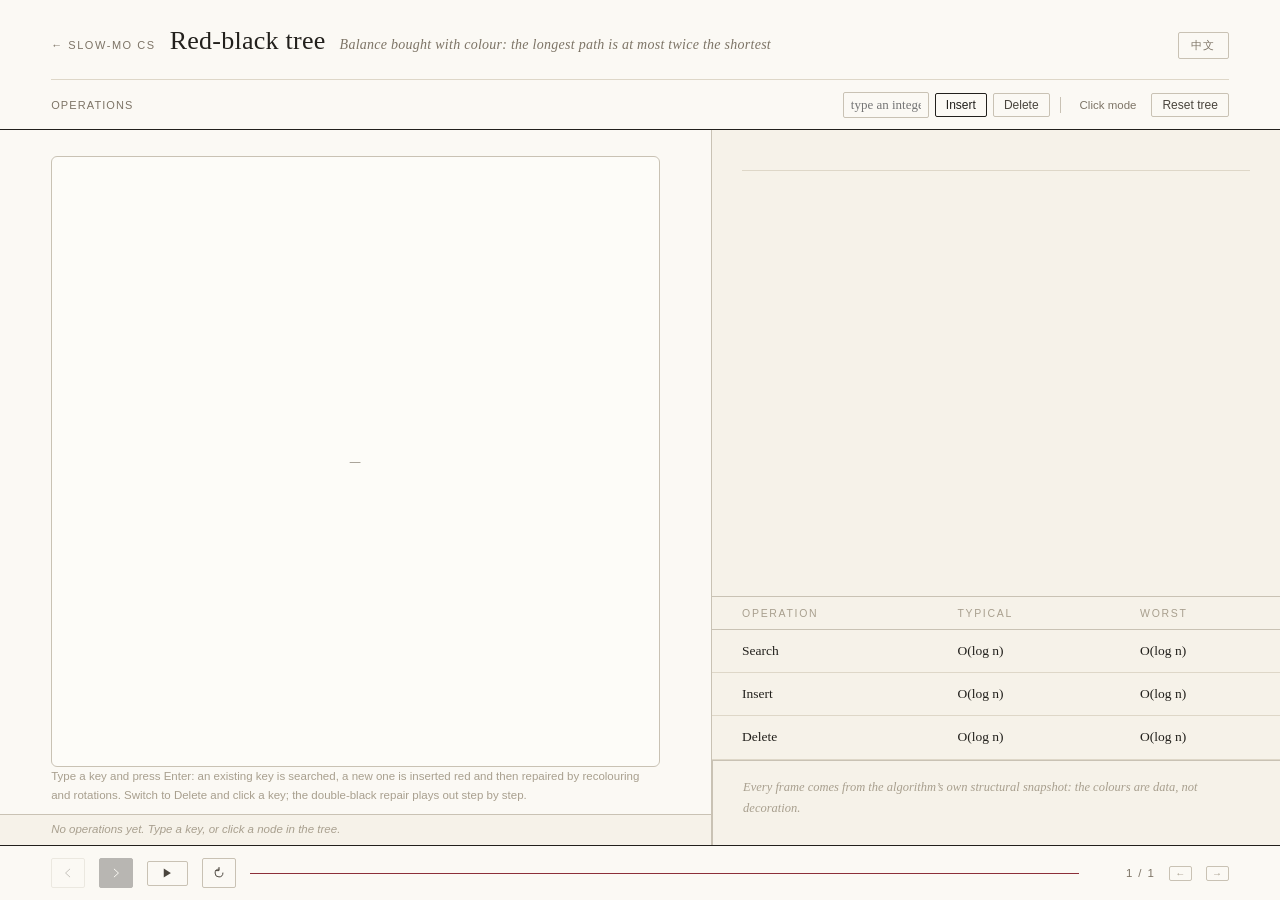
<file: ds/rbt.html>
<!DOCTYPE html>
<html lang="zh-CN">
<head>
<meta charset="utf-8">
<meta name="viewport" content="width=device-width,initial-scale=1">
<title>红黑树 · 单步理解</title>
<link rel="stylesheet" href="../shared/classic.css">
<link rel="stylesheet" href="../shared/treeview.css">
<link rel="stylesheet" href="../shared/tree-page.css">
<style>
/* 本页自己的样式（左右栏比例等）。配色与零件全部来自 shared/classic.css。 */
  /* 颜色就是数据：节点比别的页宽一点 */
  .wrap{grid-template-columns:minmax(460px,1.25fr) minmax(360px,1fr)}
</style>
</head>
<body>

<header>
  <h1>
    <a class="back" href="../index.html">← Slow-Mo CS</a>
    <span id="title"></span><small id="tagline"></small>
    <button id="lang" class="lang">EN</button>
  </h1>
  <div class="opbar">
    <div id="opMeta" class="op-meta"></div>
    <div class="op-box" id="opBox"></div>
  </div>
</header>

<div class="wrap">
  <main class="left">
    <div class="array-wrap" id="arrayWrap" hidden></div>
    <div class="stage" id="stage"></div>
    <p class="hint" id="hint"></p>
    <div class="timeline" id="timeline"></div>
  </main>

  <aside class="right">
    <div class="scene">
      <div class="tagline" id="eyebrow"></div>
      <h2 id="sceneTitle"></h2>
      <p class="act" id="sceneAct"></p>
      <p id="sceneText"></p>
      <div class="metrics" id="metrics"></div>
    </div>
    <table class="cx" id="cx"></table>
    <p class="note" id="note"></p>
  </aside>
</div>

<footer>
  <button class="ctl" id="prev" title="上一步 / previous" aria-label="上一步">
    <svg viewBox="0 0 20 20" aria-hidden="true"><path d="M12.5 4.5 6.5 10l6 5.5"/></svg>
  </button>
  <button class="ctl primary" id="next" title="下一步 / next" aria-label="下一步">
    <svg viewBox="0 0 20 20" aria-hidden="true"><path d="M7.5 4.5 13.5 10l-6 5.5"/></svg>
  </button>
  <button class="ctl" id="play" title="自动播放 / play" aria-label="自动播放"></button>
  <button class="ctl" id="reset" title="重置 / reset" aria-label="重置">
    <svg viewBox="0 0 20 20" aria-hidden="true"><path d="M10 4.4a5.6 5.6 0 1 0 5.6 5.6"/><path d="M10 2v4.6H5.4"/></svg>
  </button>
  <div class="bar"><i id="prog"></i></div>
  <span class="counter" id="counter"></span>
  <span class="kbd">←</span><span class="kbd">→</span>
</footer>

<script src="../shared/stepper.js"></script>
<script src="../shared/trace.js"></script>
<script src="../shared/tree-session.js"></script>
<script src="../shared/steps.js"></script>
<script src="../shared/frames.js"></script>
<script src="../shared/algo-ui.js"></script>
<script src="../shared/treeview.js"></script>
<script src="../shared/tree-state.js"></script>
<script src="../shared/session-ui.js"></script>
<script src="../shared/tree-page.js"></script>
<script src="./rbt.js"></script>
<script src="./rbt.page.js"></script>
<script>SlowMoTreePage.start(window.__TREE_PAGE__);</script>
</body>
</html>
</file>
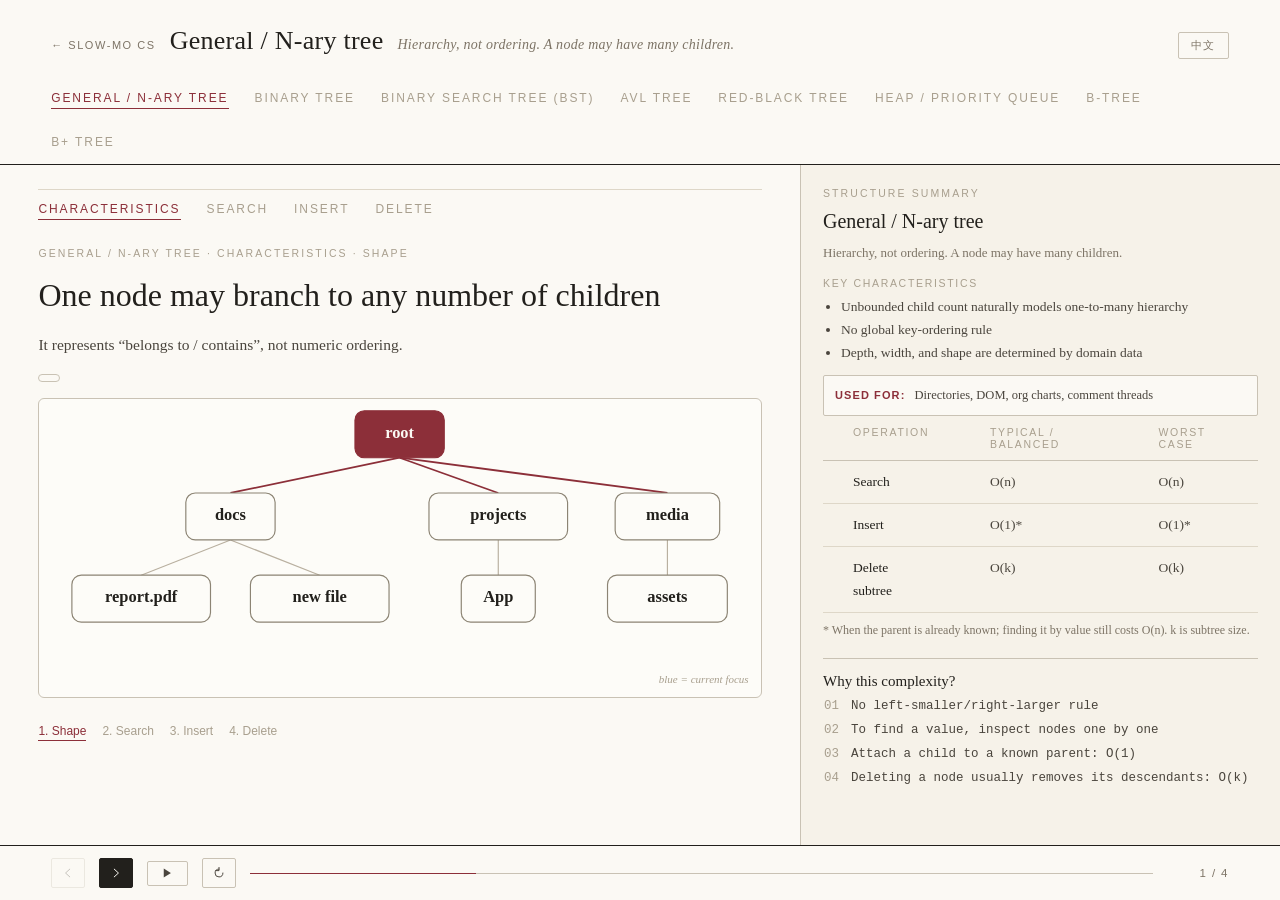
<file: ds/trees.html>
<!doctype html>
<html lang="zh-CN">
<head>
  <meta charset="utf-8">
  <meta name="viewport" content="width=device-width,initial-scale=1">
  <meta name="description" content="用单步动画理解常见树结构的性质与复杂度">
  <title>常见树结构 · 单步理解</title>
  <link rel="stylesheet" href="../shared/classic.css">
  <style>
  /* 这一页是早期版本，保留自己的两栏布局；配色与零件全部来自 shared/classic.css */
  .tree-main{flex:1;display:grid;grid-template-columns:minmax(0,1.25fr) minmax(320px,.75fr);
    min-height:0;overflow:hidden}
  .stage{padding:24px clamp(18px,3vw,44px);display:flex;flex-direction:column;gap:16px;
    overflow:auto;background:var(--paper)}
  .stage .diagram{height:300px;border:1px solid var(--rule);border-radius:var(--radius);
    background:var(--stage-bg);overflow:hidden;position:relative}
  .diagram svg{width:100%;height:100%;display:block}
  /* 这一页的树是早期实现，自己那套 SVG 类要在这里定色 */
  .edge{stroke:var(--edge);stroke-width:1;fill:none}
  .edge.hot{stroke:var(--accent);stroke-width:1.5}
  .node rect{fill:var(--node-fill);stroke:var(--node-line);stroke-width:1}
  .node .label{fill:var(--node-ink);font:600 14px var(--serif);text-anchor:middle;dominant-baseline:middle}
  .node.hot rect{fill:var(--accent);stroke:var(--accent)}
  .node.hot .label{fill:var(--paper)}
  .node.red rect{fill:#f3e2e2;stroke:var(--accent)}
  .node.black rect{fill:#2b2a26;stroke:#2b2a26}
  .node.black .label{fill:var(--paper)}
  .node.leaf rect{fill:#e8efe9;stroke:var(--ok)}
  .node.multi rect{rx:3}
  .node.doomed rect{fill:var(--paper-3);stroke:var(--muted);stroke-dasharray:3 2}
  .node.doomed .label{fill:var(--muted);text-decoration:line-through}
  .leafline{stroke:var(--ok);stroke-width:1;stroke-dasharray:3 3;fill:none}
  .leafline.hot{stroke:var(--accent);stroke-width:1.5}
  .drop{stroke:var(--rule);stroke-width:1;stroke-dasharray:2 3;fill:none}
  .drop.hot{stroke:var(--accent);stroke-width:1.5;stroke-dasharray:none}
  .node.chain rect{fill:var(--paper-2);stroke:var(--rule);stroke-width:1}
  .node.chain .label{font-size:11px;fill:var(--muted)}
  .node.chain.hot rect{fill:var(--accent);stroke:var(--accent)}
  .node.chain.hot .label{fill:var(--paper)}
  aside{padding:22px;overflow:auto;background:var(--paper-2);border-left:1px solid var(--rule)}
  .legend{position:absolute;right:12px;bottom:9px;color:var(--faint);font-size:11px;font-family:var(--serif);font-style:italic}
  .footnote{font-size:12px;color:var(--muted);line-height:1.6;margin:8px 0 18px}
  .why{border-top:1px solid var(--rule);padding-top:10px}
  .why-line{display:flex;gap:12px;padding:5px 0;color:var(--ink-2);font:12.5px var(--mono)}
  .why-line i{font-style:normal;color:var(--faint);min-width:16px;text-align:right}
  .op-row{display:flex;align-items:baseline;gap:26px;flex-wrap:wrap;
    border-top:1px solid var(--rule-soft);padding:12px 0 11px}
  .op-tabs{display:flex;gap:26px;flex-wrap:wrap}
  .op-target{color:var(--muted);font-style:italic}
  .op-target b{color:var(--ink);font-style:normal}
  .step-meta{display:flex;gap:10px;flex-wrap:wrap}
  .metric{border:1px solid var(--rule);border-radius:999px;padding:3px 10px;
    font:400 11px var(--sans);letter-spacing:.1em;text-transform:uppercase;color:var(--muted)}
  .steps{display:flex;gap:16px;flex-wrap:wrap;padding-top:8px}
  .step{font:400 12px var(--sans);color:var(--faint);background:none;border:0;
    border-bottom:1px solid transparent;padding:2px 0;cursor:pointer}
  .step.done{color:var(--muted)}
  .step.on{color:var(--accent);border-bottom-color:var(--accent)}
  .scene-title{font-size:clamp(22px,3vw,32px);font-weight:400;line-height:1.25;margin:0}
  .scene-copy{font-size:15.5px;line-height:1.75;color:var(--ink-2);margin:0;max-width:62ch}
  .scene-copy b{color:var(--accent)}
  .scene-copy strong{color:var(--gold)}
  .scene-copy code{background:var(--paper-3);padding:1px 5px;border-radius:3px}
  .eyebrow{font:400 10.5px var(--sans);letter-spacing:.2em;text-transform:uppercase;color:var(--faint)}
  .summary h2{font-weight:400;font-size:20px;margin:6px 0 4px}
  .summary p{color:var(--muted);margin:0;font-size:13px}
  .use{margin-top:10px;padding:9px 11px;border:1px solid var(--rule);border-radius:2px;
    background:var(--paper);color:var(--ink-2);font-size:12.5px}
  .use b{color:var(--accent);font-family:var(--sans);font-size:11px;letter-spacing:.1em;text-transform:uppercase;margin-right:5px}
  .features h3{font:400 10.5px var(--sans);letter-spacing:.16em;text-transform:uppercase;color:var(--faint);margin:14px 0 7px}
  .features ul{margin:0;padding-left:18px;color:var(--ink-2);font-size:13.5px;line-height:1.7}
  @media(max-width:900px){.tree-main{grid-template-columns:1fr}aside{border-left:0;border-top:1px solid var(--rule)}}
</style>
</head>
<body>
  <header>
    <h1><a class="back" href="../index.html">← Slow-Mo CS</a><span id="title"></span><small id="tagline"></small><button id="lang" class="lang">EN</button></h1>
    <div class="tabs" id="tabs" aria-label="Tree types"></div>
  </header>
  <div class="tree-main">
    <main class="stage">
      <div class="op-row"><div class="op-tabs" id="operations" aria-label="Operation walkthroughs"></div><div class="op-target" id="operationTarget" hidden></div></div>
      <div class="eyebrow" id="eyebrow"></div>
      <h2 class="scene-title" id="sceneTitle"></h2>
      <p class="scene-copy" id="sceneCopy"></p>
      <div class="step-meta"><span class="metric" id="cost"></span></div>
      <div class="diagram" id="diagram" aria-label="tree diagram"><span class="legend" id="legend"></span></div>
      <div class="steps" id="steps" aria-label="walkthrough steps"></div>
    </main>
    <aside>
      <section class="summary"><div class="eyebrow" id="sideLabel"></div><h2 id="sideTitle"></h2><p id="sideTagline"></p><div class="features"><h3 id="featuresLabel"></h3><ul id="featureList"></ul></div><div class="use"><b id="useLabel"></b><span id="useText"></span></div></section>
      <table class="complexity"><thead><tr><th id="opHead"></th><th id="commonHead"></th><th id="worstHead"></th></tr></thead><tbody id="ops"></tbody></table>
      <p class="footnote" id="footnote"></p>
      <section class="why"><div class="why-head" id="whyHead"></div><div id="whyLines"></div></section>
    </aside>
  </div>
  <footer>
    <button id="prev" class="ctl" title="上一步 / previous" aria-label="上一步"><svg viewBox="0 0 20 20" aria-hidden="true"><path d="M12.5 4.5 6.5 10l6 5.5"/></svg></button>
    <button id="next" class="ctl primary" title="下一步 / next" aria-label="下一步"><svg viewBox="0 0 20 20" aria-hidden="true"><path d="M7.5 4.5 13.5 10l-6 5.5"/></svg></button>
    <button id="play" class="ctl" title="自动播放 / play" aria-label="自动播放"></button>
    <button id="reset" class="ctl" title="重置 / reset" aria-label="重置"><svg viewBox="0 0 20 20" aria-hidden="true"><path d="M10 4.4a5.6 5.6 0 1 0 5.6 5.6"/><path d="M10 2v4.6H5.4"/></svg></button>
    <div class="bar"><i id="prog"></i></div><span class="counter" id="counter"></span>
  </footer>
  <script src="../shared/stepper.js"></script>
  <script src="../shared/trees-render.js"></script>
  <script src="./trees.data.js"></script>
  <script>
  const DATA=window.SLOWMO_TREES, $=id=>document.getElementById(id); let current=0, currentOp='overview';
  const I18N=SlowMo.i18n(null,'slowmo-trees-lang'), t=x=>Array.isArray(x)?x[I18N.lang==='en'?1:0]:I18N.t(x);
  const UI={zh:{title:'常见树结构 · 单步理解',side:'结构摘要',features:'核心特点',target:'目标：',use:'工程用途：',op:'操作',common:'常见 / 平衡',worst:'最坏',why:'为什么会是这个复杂度？',prev:'◀ 上一步',next:'下一步 ▶',play:'▶ 自动播放',pause:'⏸ 暂停',reset:'↺ 重置',legend:'蓝色 = 当前关注位置'},en:{title:'Common trees · Step by step',side:'Structure summary',features:'Key characteristics',target:'Target: ',use:'Used for: ',op:'Operation',common:'Typical / balanced',worst:'Worst case',why:'Why this complexity?',prev:'◀ Prev',next:'Next ▶',play:'▶ Auto play',pause:'⏸ Pause',reset:'↺ Reset',legend:'blue = current focus'}};
  const stepper=new SlowMo.Stepper({length:1,interval:2200,onChange:applyStep});
  const labels={}; const ctl=SlowMo.controls(stepper,{prev:'#prev',next:'#next',play:'#play',reset:'#reset',progress:'#prog',counter:'#counter',labels});
  /* 页脚是几何图标：接管 sync/labels，别让库把文字写进按钮 */
  ctl.sync=function(){const bar=$('prog');if(bar)bar.style.width=stepper.length?((stepper.index+1)/stepper.length*100)+'%':'0';
    const c=$('counter');if(c)c.textContent=(stepper.index+1)+' / '+stepper.length;
    if($('prev'))$('prev').disabled=stepper.atStart; if($('next'))$('next').disabled=stepper.atEnd;
    if($('play'))$('play').classList.toggle('playing',stepper.isPlaying)};
  ctl.labels=function(){};
  function n(id,x,y,label,kind=''){return {id,x,y,label,kind}}
  const diagrams={
    general:{nodes:[n('root',50,34,'根'),n('docs',23,116,'文档'),n('projects',50,116,'项目'),n('media',78,116,'媒体'),n('report',14,205,'报告.pdf'),n('new',40,205,'新文件'),n('app',57,205,'App'),n('assets',82,205,'素材')],edges:[['root','docs'],['root','projects'],['root','media'],['docs','report'],['docs','new'],['projects','app'],['media','assets']]},
    binary:{nodes:[n('root',50,34,'A'),n('left',28,120,'B'),n('right',72,120,'C'),n('eight',16,207,'8'),n('slot',40,207,'∅'),n('d',61,207,'D'),n('e',84,207,'E')],edges:[['root','left'],['root','right'],['left','eight'],['left','slot'],['right','d'],['right','e']]},
    expr:{nodes:[n('root',50,34,'×'),n('plus',29,120,'+'),n('c',73,120,'c'),n('a',16,207,'a'),n('b',42,207,'b')],edges:[['root','plus'],['root','c'],['plus','a'],['plus','b']]},
    bst:{nodes:[n('root',50,34,'5'),n('three',27,120,'3'),n('eight',73,120,'8'),n('two',16,207,'2'),n('seven',39,207,'7'),n('succ',84,207,'9')],edges:[['root','three'],['root','eight'],['three','two'],['eight','seven'],['eight','succ']]},
    chain:{nodes:[n('root',20,35,'1'),n('c2',34,82,'2'),n('c3',48,129,'3'),n('c4',62,176,'4'),n('c5',76,223,'5')],edges:[['root','c2'],['c2','c3'],['c3','c4'],['c4','c5']]},
    /* 右右失衡：10 → 右 20 → 右 30。以前这条边连成了左链，
       正文说"右右"、图上却是左左，旋转那一步讲的就是错的。 */
    avlbad:{nodes:[n('root',32,35,'10'),n('twenty',56,126,'20'),n('thirty',80,217,'30')],edges:[['root','twenty'],['twenty','thirty']]},
    avl:{nodes:[n('twenty',50,34,'20'),n('root',27,122,'10'),n('thirty',73,122,'30')],edges:[['twenty','root'],['twenty','thirty']]},
    rb:{nodes:[n('root',50,32,'5','black'),n('three',27,116,'3','red'),n('eight',73,116,'8','red'),n('uncle',17,205,'1','black'),n('seven',62,205,'7','black'),n('nine',84,205,'9','black')],edges:[['root','three'],['root','eight'],['three','uncle'],['eight','seven'],['eight','nine']]},
    heap:{nodes:[n('root',50,31,'1'),n('four',28,113,'4'),n('five',72,113,'5'),n('seven',16,204,'7'),n('nine',40,204,'9'),n('six',61,204,'6'),n('eight',84,204,'8')],edges:[['root','four'],['root','five'],['four','seven'],['four','nine'],['five','six'],['five','eight']]},
    heapinsert:{nodes:[n('root',50,31,'1'),n('four',28,113,'4'),n('five',72,113,'5'),n('seven',16,204,'7'),n('nine',40,204,'9'),n('six',61,204,'6'),n('one',84,204,'0')],edges:[['root','four'],['root','five'],['four','seven'],['four','nine'],['five','six'],['five','one']]},
    btree:{nodes:[n('root',50,30,'30 | 50','multi'),n('l0',17,150,'10 | 20','multi'),n('l1',50,150,'40 | 42','multi'),n('l2',83,150,'60 | 70','multi')],edges:[['root','l0'],['root','l1'],['root','l2']]},
    bplus:{nodes:[n('root',50,30,'30 | 50','multi'),n('l0',17,150,'10 | 20','leaf'),n('l1',50,150,'30 | 42','leaf'),n('l2',83,150,'50 | 60','leaf')],leafNodes:[n('c0',17,206,'10 | 20','chain'),n('c1',50,206,'30 | 42','chain'),n('c2',83,206,'50 | 60','chain')],leafEdges:[['c0','c1'],['c1','c2']],edges:[['root','l0'],['root','l1'],['root','l2']]},
  };
  Object.assign(diagrams,{
    generalAdded:{nodes:[n('root',50,28,'根'),n('docs',20,103,'文档'),n('projects',50,103,'项目'),n('media',80,103,'媒体'),n('report',12,198,'报告.pdf'),n('new',30,198,'新文件'),n('app',44,198,'App'),n('tests',58,198,'测试'),n('assets',82,198,'素材')],edges:[['root','docs'],['root','projects'],['root','media'],['docs','report'],['docs','new'],['projects','app'],['projects','tests'],['media','assets']]},
    generalDeleted:{nodes:[n('root',50,40,'根'),n('docs',30,137,'文档'),n('media',70,137,'媒体'),n('report',20,225,'报告.pdf'),n('new',40,225,'新文件'),n('assets',70,225,'素材')],edges:[['root','docs'],['root','media'],['docs','report'],['docs','new'],['media','assets']]},
    binaryAdded:{nodes:[n('root',50,34,'A'),n('left',28,120,'B'),n('right',72,120,'C'),n('eight',16,207,'8'),n('x',40,207,'X'),n('d',61,207,'D'),n('e',84,207,'E')],edges:[['root','left'],['root','right'],['left','eight'],['left','x'],['right','d'],['right','e']]},
    binaryCopied:{nodes:[n('root',50,34,'A'),n('left',28,120,'B'),n('right',72,120,'E'),n('eight',16,207,'8'),n('slot',40,207,'∅'),n('d',61,207,'D'),n('e',84,207,'E')],edges:[['root','left'],['root','right'],['left','eight'],['left','slot'],['right','d'],['right','e']]},
    binaryDeleted:{nodes:[n('root',50,34,'A'),n('left',28,120,'B'),n('right',72,120,'E'),n('eight',16,207,'8'),n('slot',40,207,'∅'),n('d',61,207,'D')],edges:[['root','left'],['root','right'],['left','eight'],['left','slot'],['right','d']]},
    bstAdded:{nodes:[n('root',50,28,'5'),n('three',25,100,'3'),n('eight',75,100,'8'),n('two',14,186,'2'),n('seven',61,186,'7'),n('succ',88,186,'9'),n('six',51,255,'6')],edges:[['root','three'],['root','eight'],['three','two'],['eight','seven'],['eight','succ'],['seven','six']]},
    /* 复制后继的那一刻，树里真的有两个 9：一个是顶替上来的值，一个是还没删掉的原节点。
       把它画成虚线的"待删"，否则看起来像 bug。 */
    bstCopied:{nodes:[n('root',50,34,'5'),n('three',27,120,'3'),n('eight',73,120,'9'),n('two',16,207,'2'),n('seven',61,207,'7'),n('succ',84,207,'9','doomed')],edges:[['root','three'],['root','eight'],['three','two'],['eight','seven'],['eight','succ']]},
    bstDeleted:{nodes:[n('root',50,34,'5'),n('three',27,120,'3'),n('eight',73,120,'9'),n('two',16,207,'2'),n('seven',61,207,'7')],edges:[['root','three'],['root','eight'],['three','two'],['eight','seven']]},
    avlOne:{nodes:[n('root',50,90,'10')],edges:[]},
    avlTwo:{nodes:[n('root',42,55,'10'),n('twenty',62,155,'20')],edges:[['root','twenty']]},
    avlDeleteStart:{nodes:[n('thirty',50,28,'30'),n('twenty',30,103,'20'),n('forty',72,103,'40'),n('ten',18,190,'10'),n('twentyfive',42,190,'25'),n('five',10,258,'5')],edges:[['thirty','twenty'],['thirty','forty'],['twenty','ten'],['twenty','twentyfive'],['ten','five']]},
    avlDeleteBad:{nodes:[n('thirty',55,28,'30'),n('twenty',34,103,'20'),n('ten',20,190,'10'),n('twentyfive',46,190,'25'),n('five',11,258,'5')],edges:[['thirty','twenty'],['twenty','ten'],['twenty','twentyfive'],['ten','five']]},
    avlDeleteDone:{nodes:[n('twenty',50,28,'20'),n('ten',27,112,'10'),n('thirty',73,112,'30'),n('five',17,205,'5'),n('twentyfive',62,205,'25')],edges:[['twenty','ten'],['twenty','thirty'],['ten','five'],['thirty','twentyfive']]},
    rbBase:{nodes:[n('root',50,28,'10','black'),n('five',28,108,'5','black'),n('fifteen',72,108,'15','black'),n('twelve',61,203,'12','red'),n('eighteen',84,203,'18','red')],edges:[['root','five'],['root','fifteen'],['fifteen','twelve'],['fifteen','eighteen']]},
    rbInsert:{nodes:[n('root',50,28,'10','black'),n('five',28,108,'5','red'),n('fifteen',72,108,'15','red'),n('one',17,203,'1','red')],edges:[['root','five'],['root','fifteen'],['five','one']]},
    rbRecolor:{nodes:[n('root',50,28,'10','red'),n('five',28,108,'5','black'),n('fifteen',72,108,'15','black'),n('one',17,203,'1','red')],edges:[['root','five'],['root','fifteen'],['five','one']]},
    rbInsertDone:{nodes:[n('root',50,28,'10','black'),n('five',28,108,'5','black'),n('fifteen',72,108,'15','black'),n('one',17,203,'1','red')],edges:[['root','five'],['root','fifteen'],['five','one']]},
    rbDeleteStart:{nodes:[n('root',50,28,'10','black'),n('five',28,108,'5','black'),n('fifteen',72,108,'15','black'),n('twelve',61,203,'12','red'),n('eighteen',84,203,'18','red')],edges:[['root','five'],['root','fifteen'],['fifteen','twelve'],['fifteen','eighteen']]},
    rbDeleteBad:{nodes:[n('root',50,28,'10','black'),n('ghost',28,108,'∅','black'),n('fifteen',72,108,'15','black'),n('twelve',61,203,'12','red'),n('eighteen',84,203,'18','red')],edges:[['root','ghost'],['root','fifteen'],['fifteen','twelve'],['fifteen','eighteen']]},
    rbDeleteDone:{nodes:[n('fifteen',50,28,'15','black'),n('root',28,108,'10','black'),n('eighteen',75,108,'18','black'),n('twelve',39,203,'12','red')],edges:[['fifteen','root'],['fifteen','eighteen'],['root','twelve']]},
    heapBubble1:{nodes:[n('root',50,31,'1'),n('four',28,113,'4'),n('one',72,113,'0'),n('seven',16,204,'7'),n('nine',40,204,'9'),n('six',61,204,'6'),n('five',84,204,'5')],edges:[['root','four'],['root','one'],['four','seven'],['four','nine'],['one','six'],['one','five']]},
    heapBubble2:{nodes:[n('one',50,31,'0'),n('four',28,113,'4'),n('root',72,113,'1'),n('seven',16,204,'7'),n('nine',40,204,'9'),n('six',61,204,'6'),n('five',84,204,'5')],edges:[['one','four'],['one','root'],['four','seven'],['four','nine'],['root','six'],['root','five']]},
    heapPopStart:{nodes:[n('root',50,31,'8'),n('four',28,113,'4'),n('five',72,113,'5'),n('seven',16,204,'7'),n('nine',40,204,'9'),n('six',61,204,'6')],edges:[['root','four'],['root','five'],['four','seven'],['four','nine'],['five','six']]},
    heapPopMid:{nodes:[n('four',50,31,'4'),n('eight',28,113,'8'),n('five',72,113,'5'),n('seven',16,204,'7'),n('nine',40,204,'9'),n('six',61,204,'6')],edges:[['four','eight'],['four','five'],['eight','seven'],['eight','nine'],['five','six']]},
    heapPopDone:{nodes:[n('four',50,31,'4'),n('eight',28,113,'8'),n('five',72,113,'5'),n('seven',16,204,'7'),n('nine',40,204,'9'),n('six',61,204,'6')],edges:[['four','eight'],['four','five'],['eight','seven'],['eight','nine'],['five','six']]},
    btreeBase:{nodes:[n('root',50,30,'20 | 40','multi'),n('l0',17,150,'5','multi'),n('l1',50,150,'25 | 30','multi'),n('l2',83,150,'50 | 60','multi')],edges:[['root','l0'],['root','l1'],['root','l2']]},
    btreeInsertStart:{nodes:[n('root',50,30,'20 | 40','multi'),n('l0',17,150,'5 | 10','multi'),n('l1',50,150,'25 | 30','multi'),n('l2',83,150,'50 | 60 | 70','multi')],edges:[['root','l0'],['root','l1'],['root','l2']]},
    btreeSplit:{nodes:[n('root',50,30,'20 | 40 | 60','multi'),n('l0',12,150,'5 | 10','multi'),n('l1',38,150,'25 | 30','multi'),n('l2',64,150,'50','multi'),n('l3',88,150,'70','multi')],edges:[['root','l0'],['root','l1'],['root','l2'],['root','l3']]},
    btreeInsertDone:{nodes:[n('root',50,30,'20 | 40 | 60','multi'),n('l0',12,150,'5 | 10','multi'),n('l1',38,150,'25 | 30','multi'),n('l2',64,150,'50','multi'),n('l3',88,150,'65 | 70','multi')],edges:[['root','l0'],['root','l1'],['root','l2'],['root','l3']]},
    btreeDeleteStart:{nodes:[n('root',50,30,'20 | 40','multi'),n('l0',17,150,'5','multi'),n('l1',50,150,'25 | 30','multi'),n('l2',83,150,'50 | 60','multi')],edges:[['root','l0'],['root','l1'],['root','l2']]},
    btreeBorrow:{nodes:[n('root',50,30,'25 | 40','multi'),n('l0',17,150,'5 | 20','multi'),n('l1',50,150,'30','multi'),n('l2',83,150,'50 | 60','multi')],edges:[['root','l0'],['root','l1'],['root','l2']]},
    btreeDeleteDone:{nodes:[n('root',50,30,'25 | 40','multi'),n('l0',17,150,'20','multi'),n('l1',50,150,'30','multi'),n('l2',83,150,'50 | 60','multi')],edges:[['root','l0'],['root','l1'],['root','l2']]},
    bplusBase:{nodes:[n('root',50,30,'30 | 50','multi'),n('l0',17,150,'10 | 20','leaf'),n('l1',50,150,'30 | 42','leaf'),n('l2',83,150,'50 | 60','leaf')],leafNodes:[n('c0',17,206,'10 | 20','chain'),n('c1',50,206,'30 | 42','chain'),n('c2',83,206,'50 | 60','chain')],leafEdges:[['c0','c1'],['c1','c2']],edges:[['root','l0'],['root','l1'],['root','l2']]},
    bplusOverflow:{nodes:[n('root',50,30,'30 | 50','multi'),n('l0',17,150,'10 | 20','leaf'),n('l1',50,150,'30 | 42 | 45','leaf'),n('l2',83,150,'50 | 60','leaf')],leafNodes:[n('c0',17,206,'10 | 20','chain'),n('c1',50,206,'30 | 42 | 45','chain'),n('c2',83,206,'50 | 60','chain')],leafEdges:[['c0','c1'],['c1','c2']],edges:[['root','l0'],['root','l1'],['root','l2']]},
    bplusSplit:{nodes:[n('root',50,30,'30 | 50','multi'),n('l0',12,150,'10 | 20','leaf'),n('l1',38,150,'30 | 42','leaf'),n('l2',64,150,'45','leaf'),n('l3',88,150,'50 | 60','leaf')],leafNodes:[n('c0',12,206,'10 | 20','chain'),n('c1',38,206,'30 | 42','chain'),n('c2',64,206,'45','chain'),n('c3',88,206,'50 | 60','chain')],leafEdges:[['c0','c1'],['c1','c2'],['c2','c3']],edges:[['root','l0'],['root','l1'],['root','l2'],['root','l3']]},
    bplusInsertDone:{nodes:[n('root',50,30,'30 | 45 | 50','multi'),n('l0',12,150,'10 | 20','leaf'),n('l1',38,150,'30 | 42','leaf'),n('l2',64,150,'45','leaf'),n('l3',88,150,'50 | 60','leaf')],leafNodes:[n('c0',12,206,'10 | 20','chain'),n('c1',38,206,'30 | 42','chain'),n('c2',64,206,'45','chain'),n('c3',88,206,'50 | 60','chain')],leafEdges:[['c0','c1'],['c1','c2'],['c2','c3']],edges:[['root','l0'],['root','l1'],['root','l2'],['root','l3']]},
    bplusDeleteDone:{nodes:[n('root',50,30,'30 | 50','multi'),n('l0',17,150,'10 | 20','leaf'),n('l1',50,150,'30','leaf'),n('l2',83,150,'50 | 60','leaf')],leafNodes:[n('c0',17,206,'10 | 20','chain'),n('c1',50,206,'30','chain'),n('c2',83,206,'50 | 60','chain')],leafEdges:[['c0','c1'],['c1','c2']],edges:[['root','l0'],['root','l1'],['root','l2']]},
  });
  const DIAGRAM_TEXT={根:['根','root'],文档:['文档','docs'],项目:['项目','projects'],媒体:['媒体','media'],'报告.pdf':['报告.pdf','report.pdf'],新文件:['新文件','new file'],测试:['测试','tests'],素材:['素材','assets'],叶子顺序链:['叶子顺序链','linked leaves']};
  const diagramText=x=>DIAGRAM_TEXT[x]?DIAGRAM_TEXT[x][I18N.lang==='en'?1:0]:x;
  /* 布局与绘制都来自 shared/trees-render.js —— 页面和 tools/trees-page.mjs 共用同一份。
   * 这里只保留"取数据 + 二选一标签"这层薄包装，避免两处实现各写各的。 */
  const cloneDiagram=TreesRender.cloneDiagram, layoutWithD3=TreesRender.layoutDiagram;
  /* 图就是数据：B+ 的叶子链格子单独写在 leafNodes 里，取图只做一次深拷贝。
   * 不再为"统一四层"给树挂假节点 —— 那会凭空造出 1.94、child/leaf 这类节点。 */
  function diagramFor(name){ return cloneDiagram(diagrams[name]) }
  const draw=(name,focus)=>TreesRender.drawDiagram(diagramFor(name),focus,diagramText);
  function activeFlow(s){return s.walkthroughs[currentOp]||s.walkthroughs.overview}
  function renderTabs(){const box=$('tabs');box.innerHTML='';DATA.structures.forEach((s,i)=>{let b=document.createElement('button');b.className='tab '+(i===current?'on':'');b.textContent=t(s.name);b.onclick=()=>{current=i;currentOp='overview';render(true)};box.append(b)})}
  function renderOperations(s){const box=$('operations');box.innerHTML='';Object.entries(s.walkthroughs).forEach(([key,flow])=>{const b=document.createElement('button');b.className='op-tab '+(key===currentOp?'on':'');b.textContent=t(flow.name);b.onclick=()=>{currentOp=key;render(false,true)};box.append(b)});const flow=activeFlow(s),target=$('operationTarget');target.hidden=!flow.target;target.innerHTML=flow.target?UI[I18N.lang].target+'<b>'+t(flow.target)+'</b>':''}
  function renderSide(s){$('sideLabel').textContent=UI[I18N.lang].side;$('sideTitle').textContent=t(s.name);$('sideTagline').textContent=t(s.tagline);$('featuresLabel').textContent=UI[I18N.lang].features;$('featureList').innerHTML=s.features.map(x=>'<li>'+t(x)+'</li>').join('');$('useLabel').textContent=UI[I18N.lang].use;$('useText').textContent=t(s.use);$('opHead').textContent=UI[I18N.lang].op;$('commonHead').textContent=UI[I18N.lang].common;$('worstHead').textContent=UI[I18N.lang].worst;$('ops').innerHTML=s.ops.map(r=>'<tr><td>'+r[I18N.lang==='zh'?0:1]+'</td><td>'+t(r[2])+'</td><td>'+t(r[3])+'</td></tr>').join('');$('footnote').textContent=t(s.footnote);$('whyHead').textContent=UI[I18N.lang].why;$('whyLines').innerHTML=s.code.map((l,i)=>'<div class="why-line" data-line="'+i+'"><i>'+String(i+1).padStart(2,'0')+'</i><span>'+t(l)+'</span></div>').join('')}
  function renderSteps(flow){const box=$('steps');box.innerHTML='';flow.scenes.forEach((x,i)=>{const b=document.createElement('button');b.className='step';b.textContent=(i+1)+'. '+t(x.tag);b.onclick=()=>{stepper.pause();stepper.go(i)};box.append(b)})}
  function labelsUpdate(){Object.assign(labels,UI[I18N.lang]);ctl.labels();$('lang').textContent=I18N.lang==='zh'?'EN':'中文';document.documentElement.lang=I18N.lang==='zh'?'zh-CN':'en';document.title=UI[I18N.lang].title}
  function applyStep(i){const s=DATA.structures[current],flow=activeFlow(s),x=flow.scenes[i];if(!x)return;$('eyebrow').textContent=t(s.name)+' · '+t(flow.name)+' · '+t(x.tag);$('sceneTitle').textContent=t(x.title);$('sceneCopy').innerHTML=t(x.text);$('cost').textContent=t(x.cost)||'';$('diagram').innerHTML=draw(x.diagram,x.focus);$('diagram').insertAdjacentHTML('beforeend','<span class="legend">'+UI[I18N.lang].legend+'</span>');document.querySelectorAll('.step').forEach((b,k)=>b.className='step '+(k<i?'done':'')+(k===i?' on':''))}
  function render(resetTree,resetFlow){const s=DATA.structures[current],flow=activeFlow(s);labelsUpdate();$('title').textContent=t(s.name);$('tagline').textContent=t(s.tagline);renderTabs();renderOperations(s);renderSide(s);renderSteps(flow);stepper.pause();stepper.length=flow.scenes.length;stepper.go(resetTree||resetFlow?0:Math.min(stepper.index,flow.scenes.length-1))}
  $('lang').onclick=()=>{I18N.toggle();render(false,false)};render(true,false);
  </script>
</body>
</html>
</file>
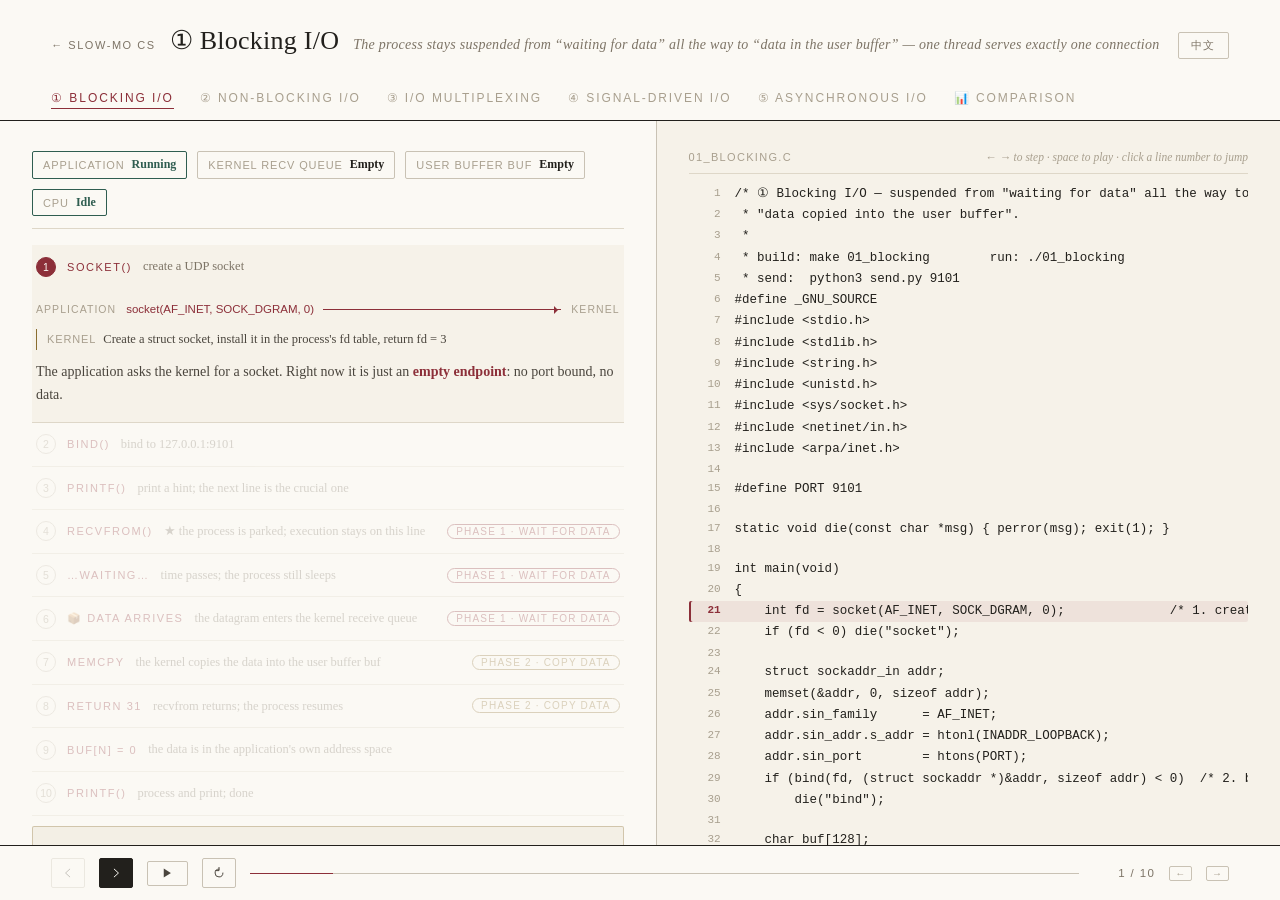
<file: os/io-models.html>
<!DOCTYPE html>
<html lang="zh-CN">
<head>
<meta charset="utf-8">
<meta name="viewport" content="width=device-width,initial-scale=1">
<title>五种 I/O 模型 · 单步动画</title>
<link rel="stylesheet" href="../shared/classic.css">
</head>
<body>

<header>
  <h1>
    <a class="back" href="../index.html">← Slow-Mo CS</a>
    <span id="title"></span><small id="tagline"></small>
    <button id="langbtn" class="lang" title="switch language / 切换语言">EN</button>
  </h1>
  <div class="tabs" id="tabs"></div>
</header>

<main>
  <section id="left">
    <div class="states" id="states"></div>
    <div class="timeline" id="timeline"></div>
  </section>
  <section id="right">
    <div class="filebar"><span id="filename"></span><span class="hint" id="hint"></span></div>
    <pre class="code" id="code"></pre>
  </section>
</main>

<div id="tablewrap"></div>

<footer>
  <button class="ctl" id="prev" title="上一步 / previous" aria-label="上一步">
    <svg viewBox="0 0 20 20" aria-hidden="true"><path d="M12.5 4.5 6.5 10l6 5.5"/></svg>
  </button>
  <button class="ctl primary" id="next" title="下一步 / next" aria-label="下一步">
    <svg viewBox="0 0 20 20" aria-hidden="true"><path d="M7.5 4.5 13.5 10l-6 5.5"/></svg>
  </button>
  <button class="ctl" id="play" title="自动播放 / play" aria-label="自动播放"></button>
  <button class="ctl" id="reset" title="重置 / reset" aria-label="重置">
    <svg viewBox="0 0 20 20" aria-hidden="true"><path d="M10 4.4a5.6 5.6 0 1 0 5.6 5.6"/><path d="M10 2v4.6H5.4"/></svg>
  </button>
  <div class="bar"><i id="prog"></i></div>
  <span class="counter" id="counter"></span>
  <span class="kbd">←</span><span class="kbd">→</span>
</footer>

<script src="../shared/stepper.js"></script>
<script src="./io-models.data.js"></script>
<script>
/* =====================================================================
 * 五种 I/O 模型 —— 主题渲染
 * 时间由 SlowMo.Stepper 管，内容在 io-models.data.js，这里只管画。
 * ===================================================================== */
const DATA = window.SLOWMO_IO_MODELS;
const el = id => document.getElementById(id);

/* ---------------- 文案 ---------------- */
const UI = {
  zh:{ title:'五种 I/O 模型 · 单步动画', prev:'◀ 上一步', next:'下一步 ▶', play:'▶ 自动播放',
       pause:'⏸ 暂停', reset:'↺ 重置', hint:'← → 翻步 · 空格播放 · 点行号跳到对应步骤',
       toggle:'EN', truth:'⚠ 真相 / 坑：',
       st:{proc:'应用进程', rq:'内核接收队列', buf:'用户缓冲区 buf', cpu:'CPU'},
       ph:{w1:'阶段一 · 等待数据', w2:'阶段二 · 拷贝数据'},
       lane:{a:'应用进程', k:'内核', n:'网络/对端'} },
  en:{ title:'Five I/O Models · Step-by-step', prev:'◀ Prev', next:'Next ▶', play:'▶ Auto play',
       pause:'⏸ Pause', reset:'↺ Reset', hint:'← → to step · space to play · click a line number to jump',
       toggle:'中文', truth:'⚠ Reality check: ',
       st:{proc:'Application', rq:'Kernel recv queue', buf:'User buffer buf', cpu:'CPU'},
       ph:{w1:'Phase 1 · wait for data', w2:'Phase 2 · copy data'},
       lane:{a:'Application', k:'Kernel', n:'Network / peer'} }
};
const I18N = SlowMo.i18n(null, 'slowmo-io-lang');
const t = x => I18N.t(x);

/* ---------------- 状态 ---------------- */
let cur = 0;                       // 当前模型下标
const labels = {};                 // 传给 controls 的按钮文案（随语言变）
const stepper = new SlowMo.Stepper({ length: 0, onChange: applyStep });
const ctl = SlowMo.controls(stepper, {
  prev:'#prev', next:'#next', play:'#play', reset:'#reset',
  progress:'#prog', counter:'#counter', hint:'#hint', labels,
  enabled: () => !document.body.classList.contains('tablemode')
});
let code = null;                   // SlowMo.codeLines 的返回值

/* 页脚是几何图标，不是文字。SlowMo.controls 默认会写按钮 textContent，
 * 那会把 <svg> 图标顶掉，所以这里接管 sync()：进度、计数、禁用态、播放态。
 * 按钮文案交给 title / aria-label。 */
ctl.sync = function () {
  const bar = el('prog');
  if (bar) bar.style.width = stepper.length ? ((stepper.index + 1) / stepper.length * 100) + '%' : '0';
  const counter = el('counter');
  if (counter) counter.textContent = (stepper.index + 1) + ' / ' + stepper.length;
  const prev = el('prev'), next = el('next');
  if (prev) prev.disabled = stepper.atStart;
  if (next) next.disabled = stepper.atEnd;
  const playBtn = el('play');
  if (playBtn) playBtn.classList.toggle('playing', stepper.isPlaying);
};
ctl.labels = function () {};

/* ---------------- 标签页 ---------------- */
function buildTabs(){
  const box = el('tabs'); box.innerHTML = '';
  DATA.models.forEach((m,i)=>{
    const b = document.createElement('button');
    b.className = 'tab' + (i===cur ? ' on' : '');
    b.textContent = t(m.name);
    b.onclick = ()=>{ cur = i; render(); };
    box.appendChild(b);
  });
}

/* ---------------- 左上：状态片 ---------------- */
const STATE_DEFS = ['proc', 'rq', 'buf', 'cpu'];
function stateClass(key, k){
  if (key==='proc') return k==='blocked' ? 'hot' : (k==='interrupted' ? 'warn' : 'go');
  if (key==='cpu')  return k==='busy' ? 'warn' : 'go';
  if (key==='buf')  return k==='has' ? 'go' : '';
  if (key==='rq')   return (k==='has' || k==='has_fd2') ? 'go' : '';
  return '';
}
function renderStates(st){
  const box = el('states'); box.innerHTML = '';
  STATE_DEFS.forEach(key=>{
    const cell = (st && st[key]) || {k:'na', zh:'—', en:'—'};
    const chip = document.createElement('div');
    chip.className = 'chip ' + stateClass(key, cell.k);
    const k = document.createElement('span'); k.className='k'; k.textContent = UI[I18N.lang].st[key];
    const v = document.createElement('b'); v.textContent = t(cell);
    chip.append(k, v);
    box.appendChild(chip);
  });
}

/* ---------------- 左上：跨层箭头 ---------------- */
function makeArrow(a){
  const wrap = document.createElement('div');
  wrap.className = 'arrowline dir-' + a.dir;
  const [from, to] = a.dir === 'a2k' ? ['a','k']
                   : a.dir === 'k2a' ? ['k','a']
                   : a.dir === 'n2k' ? ['n','k'] : ['k','n'];
  const L = document.createElement('span'); L.className='end'; L.textContent = UI[I18N.lang].lane[from];
  const R = document.createElement('span'); R.className='end'; R.textContent = UI[I18N.lang].lane[to];
  const mid = document.createElement('span'); mid.className='mid';
  const lbl = document.createElement('span'); lbl.className='lbl'; lbl.textContent = t(a.label) || '';
  const ln  = document.createElement('span'); ln.className='line';
  mid.append(lbl, ln);
  wrap.append(L, mid, R);
  return wrap;
}

/* ---------------- 左下：步骤卡片 ---------------- */
function renderSteps(m){
  const tl = el('timeline'); tl.innerHTML = '';
  m.steps.forEach((s,i)=>{
    const card = document.createElement('div');
    card.className = 'card';

    const head = document.createElement('div'); head.className = 'chead';
    const idx = document.createElement('span'); idx.className='cidx'; idx.textContent = i+1;
    const tag = document.createElement('span'); tag.className='ctag'; tag.textContent = t(s.tag) || '';
    const sh  = document.createElement('span'); sh.className='cshort'; sh.textContent = t(s.short) || '';
    head.append(idx, tag, sh);
    if (s.phase){
      const p = document.createElement('span');
      p.className = 'ph ' + s.phase;
      p.textContent = UI[I18N.lang].ph[s.phase];
      head.appendChild(p);
    }
    card.appendChild(head);

    const body = document.createElement('div'); body.className='cbody';
    if (s.arrow) body.appendChild(makeArrow(s.arrow));
    const notes = document.createElement('div'); notes.className='cnotes';
    ['a','k','n'].forEach(key=>{
      if (!s[key]) return;
      const d = document.createElement('div');
      d.className = 'note ' + key;
      const sp = document.createElement('span'); sp.textContent = UI[I18N.lang].lane[key];
      d.append(sp, document.createTextNode(t(s[key])));
      notes.appendChild(d);
    });
    if (notes.children.length) body.appendChild(notes);
    if (s.say){ const p = document.createElement('p'); p.className='say'; p.innerHTML = t(s.say); body.appendChild(p); }
    card.appendChild(body);

    card.onclick = ()=>{ stepper.pause(); stepper.go(i); };
    tl.appendChild(card);
  });

  if (m.truth){
    const box = document.createElement('div');
    box.className = 'truth';
    box.innerHTML = '<b>' + UI[I18N.lang].truth + '</b>' + t(m.truth);
    tl.appendChild(box);
  }
}

/* ---------------- 右上：代码清单 ---------------- */
function renderCode(m){
  el('filename').textContent = m.file;
  code = SlowMo.codeLines('#code', m.lines, {
    lang: I18N.lang,
    onPick: i => { const target = m.lineStep[i]; if (target != null){ stepper.pause(); stepper.go(target); } }
  });
}

/* ---------------- 单步 ---------------- */
function applyStep(i){
  const m = DATA.models[cur];
  if (!m || m.table || !code) return;
  const cards = el('timeline').querySelectorAll('.card');
  cards.forEach((c,k)=>{
    c.classList.toggle('done',   k < i);
    c.classList.toggle('now',    k === i);
    c.classList.toggle('future', k > i);
  });
  const s = m.steps[i];
  if (!s) return;
  code.highlight(s.line, true);
  renderStates(s.st);
  const c = cards[i];
  if (c && c.scrollIntoView) c.scrollIntoView({ block:'nearest', behavior:'smooth' });
}

/* ---------------- 对比表 ---------------- */
function renderTable(m){
  const box = el('tablewrap'); box.innerHTML = '';
  const h = document.createElement('h2');
  h.textContent = t(m.name); h.style.cssText = 'font-size:15px;margin:0 0 4px';
  const p = document.createElement('p');
  p.textContent = t(m.tagline) || '';
  p.style.cssText = 'color:#8b949e;font-size:13px;margin:0 0 14px';
  const tb = document.createElement('table');
  const thead = document.createElement('thead');
  const trh = document.createElement('tr');
  m.cols.forEach(c=>{ const th = document.createElement('th'); th.textContent = t(c); trh.appendChild(th); });
  thead.appendChild(trh); tb.appendChild(thead);
  const tbody = document.createElement('tbody');
  m.rows.forEach(r=>{
    const tr = document.createElement('tr');
    r.forEach((cell,ci)=>{
      const td = document.createElement('td');
      td.innerHTML = t(cell);
      tr.appendChild(td);
    });
    tbody.appendChild(tr);
  });
  tb.appendChild(tbody);
  box.append(h, p, tb);
}

/* ---------------- 主渲染 ---------------- */
function applyUI(){
  const u = UI[I18N.lang];
  document.documentElement.lang = (I18N.lang === 'zh') ? 'zh-CN' : 'en';
  el('title').textContent = t(DATA.models[cur].name);
  el('langbtn').textContent = u.toggle;
  el('hint').textContent = u.hint;
}

function render(){
  const m = DATA.models[cur];
  renderTableMode(!!m.table);
  applyUI();
  buildTabs();
  el('tagline').textContent = t(m.tagline) || '';
  if (m.table){ renderTable(m); return; }
  const keep = Math.min(stepper.index, m.steps.length - 1);
  stepper.pause();
  stepper.length = m.steps.length;
  renderSteps(m);
  renderCode(m);
  stepper.go(keep);
}
function renderTableMode(on){
  document.body.classList.toggle('tablemode', on);
  Object.assign(labels, UI[I18N.lang]);
  ctl.labels();
  ctl.sync();
}

/* ---------------- 语言 ---------------- */
el('langbtn').onclick = ()=>{
  const keep = stepper.index;
  I18N.toggle();
  render();
  stepper.go(keep);
};

render();
</script>
</body>
</html>
</file>
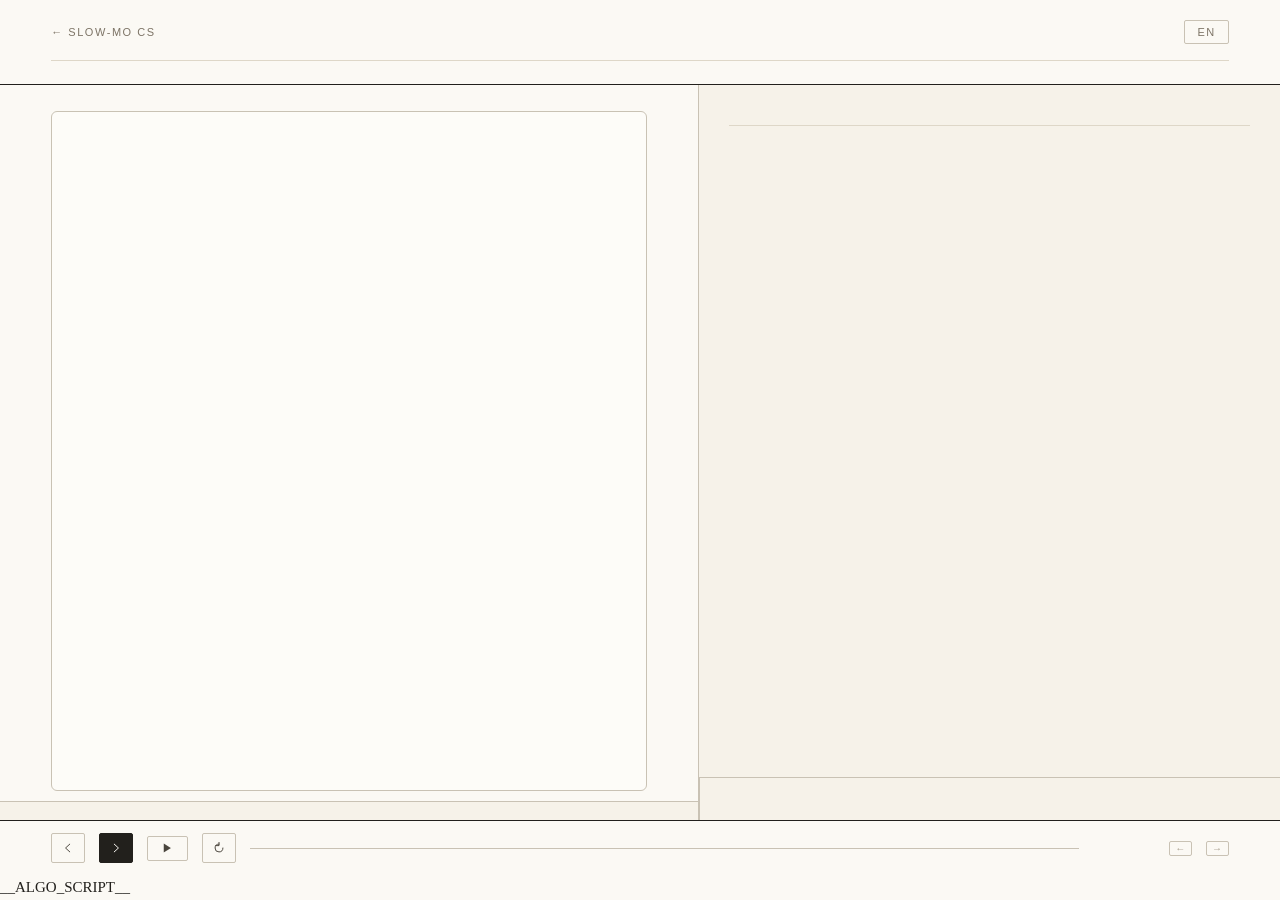
<file: shared/tree-page.tpl.html>
<!DOCTYPE html>
<html lang="zh-CN">
<head>
<meta charset="utf-8">
<meta name="viewport" content="width=device-width,initial-scale=1">
<title>__PAGE_TITLE__</title>
<link rel="stylesheet" href="../shared/classic.css">
<link rel="stylesheet" href="../shared/treeview.css">
<link rel="stylesheet" href="../shared/tree-page.css">
<style>
/* 本页自己的样式（左右栏比例等）。配色与零件全部来自 shared/classic.css。 */
__PAGE_CSS__
</style>
</head>
<body>

<header>
  <h1>
    <a class="back" href="../index.html">← Slow-Mo CS</a>
    <span id="title"></span><small id="tagline"></small>
    <button id="lang" class="lang">EN</button>
  </h1>
  <div class="opbar">
    <div id="opMeta" class="op-meta"></div>
    <div class="op-box" id="opBox"></div>
  </div>
</header>

<div class="wrap">
  <main class="left">
    <div class="array-wrap" id="arrayWrap" hidden></div>
    <div class="stage" id="stage"></div>
    <p class="hint" id="hint"></p>
    <div class="timeline" id="timeline"></div>
  </main>

  <aside class="right">
    <div class="scene">
      <div class="tagline" id="eyebrow"></div>
      <h2 id="sceneTitle"></h2>
      <p class="act" id="sceneAct"></p>
      <p id="sceneText"></p>
      <div class="metrics" id="metrics"></div>
    </div>
    <table class="cx" id="cx"></table>
    <p class="note" id="note"></p>
  </aside>
</div>

<footer>
  <button class="ctl" id="prev" title="上一步 / previous" aria-label="上一步">
    <svg viewBox="0 0 20 20" aria-hidden="true"><path d="M12.5 4.5 6.5 10l6 5.5"/></svg>
  </button>
  <button class="ctl primary" id="next" title="下一步 / next" aria-label="下一步">
    <svg viewBox="0 0 20 20" aria-hidden="true"><path d="M7.5 4.5 13.5 10l-6 5.5"/></svg>
  </button>
  <button class="ctl" id="play" title="自动播放 / play" aria-label="自动播放"></button>
  <button class="ctl" id="reset" title="重置 / reset" aria-label="重置">
    <svg viewBox="0 0 20 20" aria-hidden="true"><path d="M10 4.4a5.6 5.6 0 1 0 5.6 5.6"/><path d="M10 2v4.6H5.4"/></svg>
  </button>
  <div class="bar"><i id="prog"></i></div>
  <span class="counter" id="counter"></span>
  <span class="kbd">←</span><span class="kbd">→</span>
</footer>

<script src="../shared/stepper.js"></script>
<script src="../shared/trace.js"></script>
<script src="../shared/tree-session.js"></script>
<script src="../shared/steps.js"></script>
<script src="../shared/frames.js"></script>
<script src="../shared/algo-ui.js"></script>
<script src="../shared/treeview.js"></script>
<script src="../shared/tree-state.js"></script>
<script src="../shared/session-ui.js"></script>
<script src="../shared/tree-page.js"></script>
__ALGO_SCRIPT__
<script>SlowMoTreePage.start(window.__TREE_PAGE__);</script>
</body>
</html>
</file>
<file: shared/classic.css>
/*!
 * Slow-Mo CS — classic（全站设计系统）
 *
 * 纸面 + 墨色 + 三色强调。结构靠细线和留白，不靠阴影和色块。
 * 这一份文件是全站唯一样式来源：令牌、基础排版、以及所有页面的通用零件。
 *   · 页头 / 标签页 / 操作条 / 页脚
 *   · 展厅：筛选、卡片、状态胶囊
 *   · 主题页：状态片、步骤卡片、跨层箭头、代码面板、复杂度表
 *   · 树视图的变量（供 shared/treeview.css 使用）
 * 主题页只写自己特有的东西，其余全从这里来。
 */

/* ================================================================ 令牌 */
:root{
  /* 纸与墨 */
  --paper:#fbf9f4;
  --paper-2:#f6f2e9;
  --paper-3:#efe9dc;
  --ink:#22201c;
  --ink-2:#4a453d;
  --muted:#7d7466;
  --faint:#a89f8e;

  /* 线 */
  --rule:#c9c2b4;
  --rule-soft:#ded7c8;

  /* 强调：用得很省 */
  --accent:#8c2f39;      /* 胭脂 —— 当前焦点 / 主按钮 */
  --ok:#2f5d50;          /* 松绿 —— 已完成 / 好 */
  --rot:#3f4d6b;         /* 靛蓝 —— 内核 / 旋转 */
  --gold:#8a6d2f;        /* 赭石 —— 警告 / 真相 */
  --danger:#8c2f39;

  /* 兼容旧令牌名（页面里已写死的引用） */
  --bg:var(--paper); --panel:var(--paper-2); --line:var(--rule);
  --fg:var(--ink); --dim:var(--muted); --mute:var(--faint);
  --app:var(--accent); --kern:var(--gold); --net:var(--rot);
  --sig:var(--gold); --bad:var(--danger);

  /* 字体 */
  --serif:Georgia,"Times New Roman","Songti SC","Noto Serif CJK SC",serif;
  --sans:"Helvetica Neue",Helvetica,"PingFang SC","Hiragino Sans GB",sans-serif;
  --mono:"SFMono-Regular",Menlo,Consolas,"Liberation Mono",monospace;

  /* 树视图比例（treeview.js 会读） */
  --tv-node-h:50;
  --tv-level:92;
  --stage-bg:#fdfcf8;
  --node-fill:#fdfcf8;
  --node-line:#8c8474;
  --node-ink:#22201c;
  --node-sub:#9a917f;
  --visit-fill:#f4f0e6;
  --edge:#b9b0a0;
  --radius:6px;
}

/* ================================================================ 基础 */
*{box-sizing:border-box}
html,body{height:100%}
body{
  margin:0;background:var(--paper);color:var(--ink);
  font-family:var(--serif);font-size:15px;line-height:1.65;
  display:flex;flex-direction:column;
  -webkit-font-smoothing:antialiased;
}
a{color:var(--accent);text-decoration:none}
a:hover{text-decoration:underline}
b,strong{font-weight:600}
code{font-family:var(--mono);font-size:.88em}
:focus-visible{outline:1px solid var(--accent);outline-offset:2px}

/* 兜底：任何按钮先清掉浏览器默认外观。
 * 这样即使某个按钮忘了配样式，它也只是"朴素"，不会变成系统灰块跳出来。 */
button{
  font:inherit;color:inherit;background:none;border:0;padding:0;margin:0;
  cursor:pointer;appearance:none;-webkit-appearance:none;
}
button:disabled{cursor:default}

/* ================================================================ 页头 */
header{
  padding:20px clamp(18px,4vw,54px) 0;
  border-bottom:1px solid var(--ink);background:var(--paper);
}
header h1{
  display:flex;align-items:baseline;gap:14px;flex-wrap:wrap;
  margin:0 0 16px;font-weight:400;font-size:26px;letter-spacing:.01em;
}
header h1 small{font-size:14px;font-style:italic;color:var(--muted);font-weight:400}
a.back{
  font-family:var(--sans);font-size:11px;letter-spacing:.14em;text-transform:uppercase;
  color:var(--muted);border-bottom:1px solid transparent;transition:color .2s,border-color .2s;
}
a.back:hover{color:var(--accent);border-bottom-color:var(--accent);text-decoration:none}
.lang{
  margin-left:auto;background:none;border:1px solid var(--rule);color:var(--muted);
  font:400 11px var(--sans);letter-spacing:.14em;text-transform:uppercase;
  padding:5px 12px;border-radius:2px;cursor:pointer;transition:.2s;
}
.lang:hover{border-color:var(--ink);color:var(--ink)}

/* 标签页：一行小字，不用按钮块 */
.tabs{display:flex;gap:26px;flex-wrap:wrap;padding:12px 0 11px}
.tab{
  background:none;border:0;padding:0 0 3px;cursor:pointer;
  font:400 12px var(--sans);letter-spacing:.16em;text-transform:uppercase;
  color:var(--faint);border-bottom:1px solid transparent;transition:.2s;
}
.tab:hover{color:var(--ink)}
.tab.on{color:var(--accent);border-bottom-color:var(--accent)}

/* 操作条（主题页的第二步导航） */
.opbar{
  display:flex;align-items:baseline;gap:26px;flex-wrap:wrap;
  border-top:1px solid var(--rule-soft);padding:12px 0 11px;
}
#optabs{display:flex;gap:26px;flex-wrap:wrap}
.optab{
  background:none;border:0;padding:0 0 3px;cursor:pointer;
  font:400 12px var(--sans);letter-spacing:.16em;text-transform:uppercase;
  color:var(--faint);border-bottom:1px solid transparent;transition:.2s;
}
.optab:hover{color:var(--ink)}
.optab.on{color:var(--accent);border-bottom-color:var(--accent)}
/* 旧版树页的操作按钮，与 .optab 同一形态 */
.op-tab{
  background:none;border:0;padding:0 0 3px;cursor:pointer;
  font:400 12px var(--sans);letter-spacing:.16em;text-transform:uppercase;
  color:var(--faint);border-bottom:1px solid transparent;transition:.2s;
}
.op-tab:hover{color:var(--ink)}
.op-tab.on{color:var(--accent);border-bottom-color:var(--accent)}
.target{
  font-size:13.5px;color:var(--muted);font-style:italic;
  border-left:1px solid var(--rule-soft);padding-left:16px;
}
.target b{color:var(--ink);font-style:normal;font-weight:600}

/* ================================================================ 页脚 */
footer{
  display:flex;align-items:center;gap:14px;flex-wrap:wrap;
  padding:12px clamp(18px,4vw,54px);
  border-top:1px solid var(--ink);background:var(--paper);
}
button.ctl{
  background:none;border:1px solid var(--rule);color:var(--ink-2);
  border-radius:2px;cursor:pointer;transition:.18s;
  font:400 12px var(--sans);letter-spacing:.06em;padding:6px 14px;
}
button.ctl:hover:not(:disabled){border-color:var(--ink);color:var(--ink)}
button.ctl:disabled{opacity:.3;cursor:default}
button.ctl.primary{background:var(--ink);border-color:var(--ink);color:var(--paper)}
button.ctl.primary:hover:not(:disabled){background:var(--accent);border-color:var(--accent);color:var(--paper)}
/* 图标型控制键 */
button.ctl:has(svg){width:34px;height:30px;padding:0;
  display:inline-flex;align-items:center;justify-content:center}
button.ctl svg{
  width:14px;height:14px;flex:none;display:block;overflow:visible;
  fill:none;stroke:currentColor;stroke-width:1.4;stroke-linecap:round;stroke-linejoin:round;
}
button.ctl svg path{stroke:inherit;fill:inherit}
#play{font-size:0}
#play::before{content:"▶";font:400 11px/1 var(--serif);color:currentColor;transform:translateX(1px)}
#play.playing{border-color:var(--accent);color:var(--accent)}
#play.playing::before{content:"❙❙";font-size:9px;letter-spacing:1px;transform:none}

.bar{flex:1;height:1px;background:var(--rule);position:relative;min-width:60px}
.bar > i{display:block;height:1px;width:0;background:var(--accent);transition:width .3s ease}
.counter{
  font:400 11.5px var(--sans);letter-spacing:.12em;color:var(--muted);
  font-variant-numeric:tabular-nums;min-width:62px;text-align:right;
}
.kbd{
  font:400 10px var(--sans);letter-spacing:.08em;color:var(--faint);
  border:1px solid var(--rule);border-radius:2px;padding:1px 5px;
}

/* ================================================================ 展厅首页 */
.topbar{display:flex;justify-content:flex-end;padding:20px clamp(18px,4vw,54px) 0}
.gallery{
  flex:1;min-height:0;overflow:auto;padding:10px clamp(18px,4vw,54px) 60px;
  max-width:1180px;width:100%;margin:0 auto;
  scrollbar-width:none;-ms-overflow-style:none;      /* 展厅不画滚动条 */
}
.gallery::-webkit-scrollbar{display:none}
.ghead{margin-bottom:30px;padding-bottom:22px;border-bottom:1px solid var(--ink)}
.ghead h1{
  display:block;font-size:clamp(28px,4vw,40px);font-weight:400;
  letter-spacing:-.01em;margin:0 0 10px;
}
.ghead h1 small{font-size:15px;font-style:italic;color:var(--muted)}
.ghead .lead{color:var(--ink-2);font-size:15.5px;max-width:64ch;margin:0}
.ghead .lead b{color:var(--ink);font-weight:600}

.filters{display:flex;gap:20px;flex-wrap:wrap;margin:22px 0 26px;
  border-bottom:1px solid var(--rule-soft);padding-bottom:12px}
.filter{
  background:none;border:0;padding:0 0 3px;cursor:pointer;
  font:400 11.5px var(--sans);letter-spacing:.16em;text-transform:uppercase;
  color:var(--faint);border-bottom:1px solid transparent;transition:.2s;
}
.filter:hover{color:var(--ink)}
.filter.on{color:var(--accent);border-bottom-color:var(--accent)}

.grid{display:grid;gap:0;grid-template-columns:repeat(auto-fill,minmax(300px,1fr));
  border-top:1px solid var(--rule-soft)}
.tile{
  border-bottom:1px solid var(--rule-soft);border-right:1px solid var(--rule-soft);
  background:transparent;padding:20px 22px 18px;display:flex;flex-direction:column;gap:9px;
  transition:background .2s;position:relative;min-height:150px;
}
.tile.ready{cursor:pointer}
.tile.ready:hover{background:var(--paper-2);text-decoration:none}
.tile.ready:hover .tt{color:var(--accent)}
.tile.planned{opacity:.55}
.tile.ready::after{
  content:"→";position:absolute;right:20px;top:18px;color:var(--faint);
  font-size:14px;transition:.2s;
}
.tile.ready:hover::after{color:var(--accent);transform:translateX(3px)}
.area{
  font:400 10px var(--sans);letter-spacing:.2em;text-transform:uppercase;color:var(--faint);
}
.tile[data-area="ds"] .area{color:var(--rot)}
.tile[data-area="os"] .area{color:var(--accent)}
.tile[data-area="arch"] .area{color:var(--gold)}
.tile[data-area="compiler"] .area{color:var(--ok)}
.tile[data-area="net"] .area{color:var(--rot)}
.tt{font-size:18px;font-weight:400;color:var(--ink);line-height:1.35;padding-right:22px}
.td{font-size:13px;color:var(--muted);line-height:1.6}
.tmeta{
  margin-top:auto;display:flex;gap:12px;align-items:center;
  font:400 10.5px var(--sans);letter-spacing:.1em;text-transform:uppercase;color:var(--faint);
}
.pill{border:1px solid var(--rule);border-radius:999px;padding:1px 9px}
.pill.live{border-color:var(--ok);color:var(--ok)}
.gnote{
  margin-top:38px;padding-top:18px;border-top:1px solid var(--ink);
  font-size:12.5px;font-style:italic;color:var(--muted);
}
.gnote code{background:var(--paper-2);border:1px solid var(--rule-soft);border-radius:3px;
  padding:1px 6px;font-style:normal}

/* ================================================================ 通用两栏 */
main{
  flex:1;display:grid;grid-template-columns:minmax(0,1.05fr) minmax(0,1fr);
  min-height:0;overflow:hidden;
}
#left,#right{overflow:auto;padding:22px clamp(16px,2.6vw,32px);min-height:0;min-width:0}
#right{border-left:1px solid var(--rule);background:var(--paper-2)}

/* ================================================================ 状态片 */
.states{
  display:flex;gap:10px;flex-wrap:wrap;margin-bottom:16px;
  position:sticky;top:-22px;background:var(--paper);padding:8px 0 12px;z-index:5;
  border-bottom:1px solid var(--rule-soft);
}
.chip{
  border:1px solid var(--rule);border-radius:2px;padding:3px 10px;font-size:12px;
  display:flex;gap:7px;align-items:center;background:var(--paper);
  font-family:var(--sans);transition:.2s;
}
.chip b{font-weight:600;color:var(--ink);font-family:var(--serif)}
.chip .k{color:var(--faint);font-size:11px;letter-spacing:.08em;text-transform:uppercase}
.chip.hot{border-color:var(--danger)}
.chip.hot b{color:var(--danger)}
.chip.go{border-color:var(--ok)}
.chip.go b{color:var(--ok)}
.chip.warn{border-color:var(--gold)}
.chip.warn b{color:var(--gold)}

/* ================================================================ 步骤卡片 */
.timeline{display:flex;flex-direction:column;gap:0;padding-bottom:44px}
.card{
  border-bottom:1px solid var(--rule-soft);background:transparent;
  cursor:pointer;transition:opacity .25s,background .2s;opacity:.4;
}
.card.future{opacity:.28}
.card.done{opacity:.68}
.card.now{opacity:1;background:var(--paper-2)}
.chead{display:flex;align-items:center;gap:11px;padding:11px 4px;font-size:13px}
.cidx{
  width:20px;height:20px;flex:none;border-radius:50%;border:1px solid var(--rule);
  color:var(--faint);font:400 10.5px var(--sans);display:grid;place-items:center;
}
.card.done .cidx{border-color:var(--ok);color:var(--ok)}
.card.now .cidx{background:var(--accent);border-color:var(--accent);color:var(--paper)}
.ctag{
  font:400 11px var(--sans);letter-spacing:.14em;text-transform:uppercase;
  color:var(--accent);white-space:nowrap;
}
.cshort{color:var(--muted);font-size:12.5px;overflow:hidden;text-overflow:ellipsis;white-space:nowrap}
.ph{
  margin-left:auto;font:400 10px var(--sans);letter-spacing:.12em;text-transform:uppercase;
  padding:1px 8px;border:1px solid var(--rule);border-radius:999px;color:var(--faint);white-space:nowrap;
}
.ph.w1{border-color:var(--danger);color:var(--danger)}
.ph.w2{border-color:var(--gold);color:var(--gold)}
.cbody{display:none;padding:0 4px 16px}
.card.now .cbody{display:block;animation:fade .3s ease}
@keyframes fade{from{opacity:0;transform:translateY(-4px)}to{opacity:1;transform:none}}
.say{margin:10px 0 0;font-size:14px;color:var(--ink-2)}
.say em{color:var(--accent);font-style:normal;font-weight:600}
.say strong{color:var(--gold)}
.say code{background:var(--paper-3);padding:1px 5px;border-radius:3px;color:var(--rot)}

/* 跨层箭头：一条细线加箭头 */
.arrowline{
  display:grid;grid-template-columns:auto minmax(0,1fr) auto;align-items:center;
  gap:10px;margin:12px 0 10px;font-family:var(--sans);
}
.arrowline .end{font-size:10.5px;letter-spacing:.1em;text-transform:uppercase;color:var(--faint);white-space:nowrap}
.arrowline .mid{display:flex;align-items:center;gap:9px;min-width:0}
.arrowline .lbl{font-size:11.5px;white-space:nowrap;overflow:hidden;text-overflow:ellipsis}
.arrowline .line{flex:1;height:1px;background:currentColor;position:relative;min-width:26px}
.arrowline .line::after{
  content:"";position:absolute;right:-1px;top:-3.5px;
  border:4px solid transparent;border-left-color:currentColor;
}
.dir-a2k{color:var(--accent)}
.dir-k2a{color:var(--ok)}
.dir-n2k{color:var(--rot)}
.dir-k2n{color:var(--rot)}
.card.now .arrowline .line{animation:grow .45s ease}
@keyframes grow{from{transform:scaleX(0);transform-origin:left}to{transform:none}}
.card.now .dir-n2k .line,.card.now .dir-k2a .line{animation:grow .45s ease,pulse 1.1s ease infinite .45s}
@keyframes pulse{0%,100%{opacity:1}50%{opacity:.4}}

/* 逐层说明 */
.cnotes{display:flex;flex-direction:column;gap:5px;margin-top:8px}
.note{
  font-size:12.5px;color:var(--ink-2);padding-left:10px;border-left:1px solid var(--rule);
}
.note.k{border-color:var(--gold)} .note.n{border-color:var(--rot)} .note.a{border-color:var(--accent)}
.note span{color:var(--faint);margin-right:7px;font-family:var(--sans);font-size:11px;
  letter-spacing:.08em;text-transform:uppercase}

.truth{
  margin:10px 0 40px;padding:13px 15px;border-radius:2px;font-size:12.5px;
  background:rgba(138,109,47,.07);border:1px solid rgba(138,109,47,.32);color:var(--ink-2);
}
.truth b{color:var(--gold);font-family:var(--sans);font-size:11px;letter-spacing:.1em;
  text-transform:uppercase;margin-right:6px}

/* ================================================================ 代码面板 */
.filebar{
  display:flex;justify-content:space-between;align-items:center;gap:12px;margin-bottom:10px;
  font:400 11px var(--sans);letter-spacing:.12em;text-transform:uppercase;color:var(--faint);
  position:sticky;top:-22px;background:var(--paper-2);padding:8px 0 10px;z-index:5;
  border-bottom:1px solid var(--rule-soft);
}
.filebar .hint{font-family:var(--serif);font-size:11.5px;font-style:italic;
  letter-spacing:0;text-transform:none}
pre.code{
  margin:0;font-family:var(--mono);font-size:12.5px;line-height:1.7;
  white-space:pre;overflow-x:auto;padding-bottom:44px;
}
.cl{display:flex;gap:14px;padding:0 6px;border-radius:2px;cursor:pointer}
.cl:hover{background:var(--paper-3)}
.cl .no{color:var(--faint);text-align:right;min-width:26px;flex:none;user-select:none;font-size:11px}
.cl .tx{white-space:pre}
.cl.on{background:rgba(140,47,57,.08);box-shadow:inset 2px 0 0 var(--accent)}
.cl.on .no{color:var(--accent);font-weight:700}
.cl.on .tx{color:var(--ink)}

/* ================================================================ 表格 */
table{border-collapse:collapse;width:100%;font-size:13.5px;background:transparent}
th,td{
  border:0;border-bottom:1px solid var(--rule-soft);
  padding:10px clamp(18px,3vw,30px);text-align:left;vertical-align:top;background:transparent;
}
th{
  font:400 10.5px var(--sans);letter-spacing:.16em;text-transform:uppercase;
  color:var(--faint);border-bottom:1px solid var(--rule);
}
td{color:var(--ink-2)}
td:first-child{color:var(--ink)}
tbody tr:hover td{background:var(--paper-2)}
.y{color:var(--ok)} .n{color:var(--danger)} .m{color:var(--gold)}

/* 主题页右栏的复杂度表 */
table.cx{width:100%;border-collapse:collapse;margin-top:auto;border-top:1px solid var(--rule)}
table.cx td:nth-child(2),table.cx td:nth-child(3){
  font-variant-numeric:oldstyle-nums;color:var(--ink);
}

/* 对比表模式（io-models 的"总览"） */
#tablewrap{display:none;overflow:auto;padding:26px clamp(18px,4vw,54px)}
body.tablemode main,body.tablemode footer{display:none}
body.tablemode #tablewrap{display:block;flex:1;min-height:0}
#tablewrap h2{font-weight:400;font-size:22px;margin:0 0 4px}
#tablewrap p{color:var(--muted);font-size:13.5px;font-style:italic;margin:0 0 18px}

/* ================================================================ 窄屏 */
@media(max-width:1000px){
  header h1{font-size:22px}
  main{grid-template-columns:1fr;grid-template-rows:1fr 1fr}
}
@media(max-width:900px){
  .gallery{padding:10px 18px 50px}
  .ghead h1{font-size:26px}
  #left,#right{padding:18px}
}

@media (prefers-reduced-motion: reduce){
  *{animation-duration:.001s !important;transition-duration:.001s !important}
}
</file>
<file: shared/treeview.css>
/*!
 * Slow-Mo CS — tree view（结构与状态）
 * 这里只定义"有什么元素、有哪些状态"，颜色与字体全部取自 CSS 变量，
 * 具体颜色与字体取自 shared/classic.css 的令牌。
 *
 * 元素结构（由 shared/treeview.js 生成）：
 *   svg.tv > g.tv-root > g.tv-edges > line.tv-edge
 *                       > g.tv-nodes > g.tn > rect.tn-box
 *                                            text.tn-label
 *                                            text.tn-sub
 *                                            text.tn-badge
 *                                            circle.tn-dot
 *                       > text.tv-note
 *
 * 状态（挂在 g.tn 上）：
 *   visit · now · inserted · rotated · unbalanced · removed
 */

.stage{
  position:relative;overflow:auto;
  background:var(--stage-bg,#fbf9f4);
  border:1px solid var(--line,#c9c2b4);
  border-radius:var(--radius,6px);
  /* 画布给足高度：树是主角，宁可页面留白也不让它滚动或缩小 */
  flex:1 1 auto;height:clamp(360px,54vh,560px);min-height:340px;
}
.stage svg.tv{display:block;max-width:none}
/* 缩略图（审阅页等）：整幅缩进小盒子里 */
.tv-thumb svg.tv{max-width:100%;max-height:100%}

/* ---- 边：一条细线，不加装饰 ---- */
.tv-edge{
  stroke:var(--edge,#b9b0a0);stroke-width:1;fill:none;
  transition:stroke .25s ease,stroke-width .25s ease;
}
.tv-edge.hot{stroke:var(--accent,#8c2f39);stroke-width:1.5}
.tv-edge.ghost{stroke:var(--edge,#b9b0a0);stroke-dasharray:3 4}

/* ---- 节点 ---- */
g.tn{transition:transform .45s cubic-bezier(.33,1,.68,1),opacity .3s ease}
g.tn .tn-box{
  fill:var(--node-fill,#fdfcf8);stroke:var(--node-line,#8c8474);stroke-width:1;
  transition:fill .25s ease,stroke .25s ease;
}
g.tn .tn-label{
  fill:var(--node-ink,#22201c);font-family:var(--serif,Georgia,"Songti SC",serif);
  font-size:15px;font-weight:600;dominant-baseline:middle;
}
g.tn .tn-sub{
  fill:var(--node-sub,#9a917f);font-family:var(--serif,Georgia,serif);
  font-size:10px;font-style:italic;dominant-baseline:middle;
}
g.tn .tn-dot{fill:var(--accent,#8c2f39);opacity:0;transition:opacity .25s ease}
g.tn.now .tn-dot{opacity:1}

/* 正在走的路径：只把底色压暖、描边加深，不抢焦点 */
g.tn.visit .tn-box{fill:var(--visit-fill,#f4f0e6);stroke:var(--accent,#8c2f39)}

/* 当前焦点：全页唯一用实心的地方 */
g.tn.now .tn-box{fill:var(--accent,#8c2f39);stroke:var(--accent,#8c2f39)}
g.tn.now .tn-label{fill:var(--paper,#fbf9f4)}
g.tn.now .tn-sub{fill:var(--paper,#fbf9f4);opacity:.75}
g.tn.now .tn-dot{fill:var(--paper,#fbf9f4)}

/* 刚长出来：墨绿 */
g.tn.inserted .tn-box{stroke:var(--ok,#2f5d50);stroke-width:1.5}
g.tn.inserted .tn-label{fill:var(--ok,#2f5d50)}

/* 旋转波及：靛蓝 */
g.tn.rotated .tn-box{stroke:var(--rot,#3f4d6b);stroke-width:1.5}
g.tn.rotated .tn-label{fill:var(--rot,#3f4d6b)}

/* 红黑树：颜色就是数据，所以要一眼看出来。
 * 红节点用实心胭脂红填充；黑节点用墨色实心。焦点态另加环。 */
g.tn.red .tn-box{fill:var(--rb-red,#8c2f39);stroke:var(--rb-red,#8c2f39)}
g.tn.red .tn-label{fill:var(--paper,#fbf9f4)}
g.tn.red .tn-sub{fill:var(--paper,#fbf9f4);opacity:.75}
g.tn.black .tn-box{fill:#2b2a26;stroke:#2b2a26}
g.tn.black .tn-label{fill:var(--paper,#fbf9f4)}
g.tn.black .tn-sub{fill:var(--paper,#fbf9f4);opacity:.6}
/* 焦点仍然要能压过颜色：加一圈外环 */
g.tn.now .tn-box{stroke:var(--accent,#8c2f39);stroke-width:3;
  filter:drop-shadow(0 0 0.5px var(--paper,#fbf9f4))}
g.tn.now.red .tn-box{stroke:#d98b93}
g.tn.now.black .tn-box{stroke:#a9a49a}
g.tn.visit.red .tn-box,g.tn.visit.black .tn-box{stroke-dasharray:3 2}

/* 失衡：细红描边 + 角标 */
g.tn.unbalanced .tn-box{stroke:var(--danger,#8c2f39);stroke-width:1.5}
g.tn.unbalanced .tn-label{fill:var(--danger,#8c2f39)}
g.tn .tn-badge{
  fill:var(--danger,#8c2f39);font-family:var(--serif,Georgia,serif);
  font-size:9.5px;font-style:italic;dominant-baseline:middle;display:none;
}
g.tn.unbalanced .tn-badge{display:block}

/* 删除：淡出 */
g.tn.removed{opacity:0}
g.tn.removed .tn-box{stroke:var(--danger,#8c2f39);stroke-dasharray:2 2}

/* 空槽位（插入目标位置） */
g.tv-slot .tn-box{fill:none;stroke:var(--edge,#b9b0a0);stroke-dasharray:3 3}
g.tv-slot .tn-label{fill:var(--node-sub,#9a917f)}

.tv-note{fill:var(--muted,#7d7466);font-family:var(--serif,Georgia,serif);font-size:11px;font-style:italic}
.tv-empty{
  position:absolute;inset:0;display:grid;place-items:center;
  color:var(--muted,#7d7466);font-family:var(--serif,Georgia,serif);
  font-size:12px;font-style:italic;letter-spacing:.06em;
}

@media (prefers-reduced-motion: reduce){
  g.tn,.tv-edge,.tn-box{transition:none}
}

/* ---- 数组视图（堆、并查集这类既是树又是数组的结构） ---- */
.tv-array{display:flex;flex-wrap:wrap;gap:0;align-items:stretch;
  border:1px solid var(--rule);border-radius:var(--radius);overflow:hidden;width:max-content;max-width:100%}
.tv-cell{
  display:flex;flex-direction:column;align-items:center;justify-content:center;
  min-width:48px;padding:6px 10px 7px;border-right:1px solid var(--rule-soft);
  background:var(--paper);transition:background .25s,color .25s,opacity .25s,transform .3s;
}
.tv-cell:last-child{border-right:0}
.tv-cell i{font:400 9.5px var(--sans);font-style:normal;letter-spacing:.1em;color:var(--faint)}
.tv-cell b{font:600 16px var(--serif);color:var(--ink);line-height:1.25}
.tv-cell.gone{opacity:0}
/* 与树视图同步的状态 */
.tv-cell.now{background:var(--accent);border-color:var(--accent)}
.tv-cell.now i,.tv-cell.now b{color:var(--paper)}
.tv-cell.now i{opacity:.7}
.tv-cell.hot{background:var(--visit-fill)}
.tv-cell.hot b{color:var(--accent)}
.tv-cell.visit{background:var(--visit-fill)}
.tv-cell.inserted{background:#e8efe9}
.tv-cell.inserted b{color:var(--ok)}
.tv-array-wrap{padding:14px 0 4px}
</file>
<file: shared/tree-page.css>
/*!
 * 可操作的树页 —— 页面级共用零件（样式）
 *
 * 六个树页（BST / AVL / 红黑树 / 堆 / 二叉树 / B 树…）的版式是同一套：
 * 左边画布 + 时间线，右边解说 + 复杂度表，底部游标。
 * 差别只有左右栏比例，所以那些留在各页的 <style> 里。
 * 页面骨架在 shared/tree-page.tpl.html，交互胶水在 shared/tree-page.js。
 */
.wrap{
  flex:1;display:grid;grid-template-columns:minmax(420px,1.2fr) minmax(360px,1fr);
  grid-template-rows:minmax(0,1fr);min-height:0;overflow:hidden;
}
.left{padding:26px clamp(18px,4vw,54px) 0;display:flex;flex-direction:column;min-width:0;min-height:0}
.right{
  border-left:1px solid var(--rule);background:var(--paper-2);
  display:flex;flex-direction:column;min-width:0;overflow:auto;
}
.chips{
  display:flex;gap:2px;flex-wrap:wrap;padding:16px clamp(18px,3vw,30px) 14px;
  border-bottom:1px solid var(--rule-soft);max-height:132px;overflow:auto;
}
.step{
  background:none;border:0;cursor:pointer;padding:3px 6px;
  font:400 12px var(--sans);color:var(--faint);
  border-bottom:1px solid transparent;transition:.15s;
}
.step:hover{color:var(--ink)}
.step.done{color:var(--muted)}
.step.on{color:var(--accent);border-bottom-color:var(--accent)}
.scene{padding:22px clamp(18px,3vw,30px) 24px}
.scene h2{margin:0;font-weight:400;font-size:27px;line-height:1.25;letter-spacing:-.005em}
.act{margin:12px 0 0;font-size:15.5px;line-height:1.7;color:var(--ink-2);
  padding-left:14px;border-left:2px solid var(--rule)}
#sceneText{margin:12px 0 0;font-size:14px;color:var(--muted);font-style:italic}
#sceneText b{color:var(--danger);font-style:normal;font-weight:600}
.metrics{display:flex;gap:18px;flex-wrap:wrap;margin-top:18px;
  border-top:1px solid var(--rule-soft);padding-top:12px}
.metric{font:400 11px var(--sans);letter-spacing:.1em;text-transform:uppercase;color:var(--muted)}
.metric::before{content:"";display:inline-block;width:4px;height:4px;border-radius:50%;
  background:var(--rule);margin-right:7px;vertical-align:2px}
.metric.warn{color:var(--danger)}
.metric.warn::before{background:var(--danger)}
table.cx{margin-top:auto;border-top:1px solid var(--rule)}
.note{margin:0;padding:16px clamp(18px,3vw,30px) 26px;font-size:12.5px;font-style:italic;
  color:var(--faint);line-height:1.7;border-top:1px solid var(--rule)}
.tagline{font:400 10.5px var(--sans);letter-spacing:.2em;text-transform:uppercase;
  color:var(--faint);margin-bottom:10px}

/* 操作提示：一行说明"这一页怎么用" */
.hint{margin:0;padding:0 0 10px;font:400 11.5px var(--sans);color:var(--faint);line-height:1.6}

/* 时间线：一行一次操作，行内是它的帧 */
.timeline{
  display:flex;flex-direction:column;gap:3px;overflow:auto;max-height:126px;
  border-top:1px solid var(--rule);padding:8px 0 10px;background:var(--paper-2);
  margin:0 calc(clamp(18px,4vw,54px) * -1);padding-left:clamp(18px,4vw,54px);
  padding-right:clamp(18px,4vw,54px);
}
.tl-op{display:flex;align-items:center;gap:2px;flex-wrap:nowrap}
.tl-head{
  flex:0 0 auto;background:none;border:0;cursor:pointer;padding:3px 7px;margin-right:4px;
  font:400 11.5px var(--sans);color:var(--muted);letter-spacing:.02em;
  border-left:2px solid var(--rule);white-space:nowrap;transition:.15s;
}
.tl-head:hover{color:var(--ink)}
.tl-head.on{color:var(--accent);border-left-color:var(--accent)}
.tl-head.miss{color:var(--faint)}
.tl-frame{
  flex:0 0 auto;background:none;border:0;cursor:pointer;padding:2px 6px;min-width:22px;
  font:400 11px var(--sans);color:var(--faint);border-bottom:1px solid transparent;transition:.15s;
}
.tl-frame:hover{color:var(--ink)}
.tl-frame.done{color:var(--muted)}
.tl-frame.on{color:var(--accent);border-bottom-color:var(--accent)}
.tl-op.live .tl-frame{color:var(--ink-2)}
.tl-idle{font:400 11.5px var(--sans);color:var(--faint);font-style:italic}

/* 操作区：输入键 + 动作按钮 + 模式切换 */
/* 窄屏时操作条要能换行，否则会横着溢出（移动端检查会抓到） */
.opbar{flex-wrap:wrap;row-gap:8px}
.op-box{display:flex;align-items:center;gap:6px;margin-left:auto;flex-wrap:wrap;justify-content:flex-end}
.op-meta{font:400 11px var(--sans);letter-spacing:.1em;text-transform:uppercase;color:var(--muted)}
.op-meta b{color:var(--ink);font-weight:600;font-style:normal}
.op-input{
  width:86px;background:var(--paper);border:1px solid var(--rule);border-radius:2px;
  padding:4px 7px;font:400 13px var(--serif);color:var(--ink);transition:border-color .15s;
}
.op-input:focus{outline:none;border-color:var(--accent)}
.op-input.bad{border-color:var(--danger)}
.op-run{
  background:none;border:1px solid var(--rule);border-radius:2px;cursor:pointer;
  padding:4px 10px;font:400 12px var(--sans);color:var(--ink-2);transition:.15s;
}
.op-run:hover{border-color:var(--accent);color:var(--accent)}
.op-run.primary{border-color:var(--ink);color:var(--ink)}
.op-run.primary:hover{background:var(--ink);color:var(--paper)}
.op-run.on{border-color:var(--accent);color:var(--accent)}
.op-sep{width:1px;height:16px;background:var(--rule);margin:0 4px}
.op-mode{
  background:none;border:1px solid transparent;border-radius:2px;cursor:pointer;
  padding:4px 8px;font:400 11.5px var(--sans);color:var(--muted);transition:.15s;
}
.op-mode:hover{color:var(--ink)}
.op-mode.on{border-color:var(--rule);color:var(--ink);background:var(--paper)}

/* 堆的数组视图与树视图共用左栏 */
.views{display:flex;gap:16px;align-items:baseline;padding:0 0 8px}
.view-tab{
  background:none;border:0;cursor:pointer;padding:2px 0 3px;font:400 11.5px var(--sans);
  letter-spacing:.12em;text-transform:uppercase;color:var(--faint);
  border-bottom:1px solid transparent;transition:.15s;
}
.view-tab:hover{color:var(--ink)}
.view-tab.on{color:var(--accent);border-bottom-color:var(--accent)}
[hidden]{display:none !important}

@media(max-width:720px){
  .op-box{margin-left:0;justify-content:flex-start}
  .hint{font-size:11px}
}
@media(max-width:1000px){
  .wrap{grid-template-columns:1fr;grid-template-rows:auto auto;overflow:auto}
  .right{border-left:0;border-top:1px solid var(--rule)}
  .left{min-height:360px}
}
</file>
